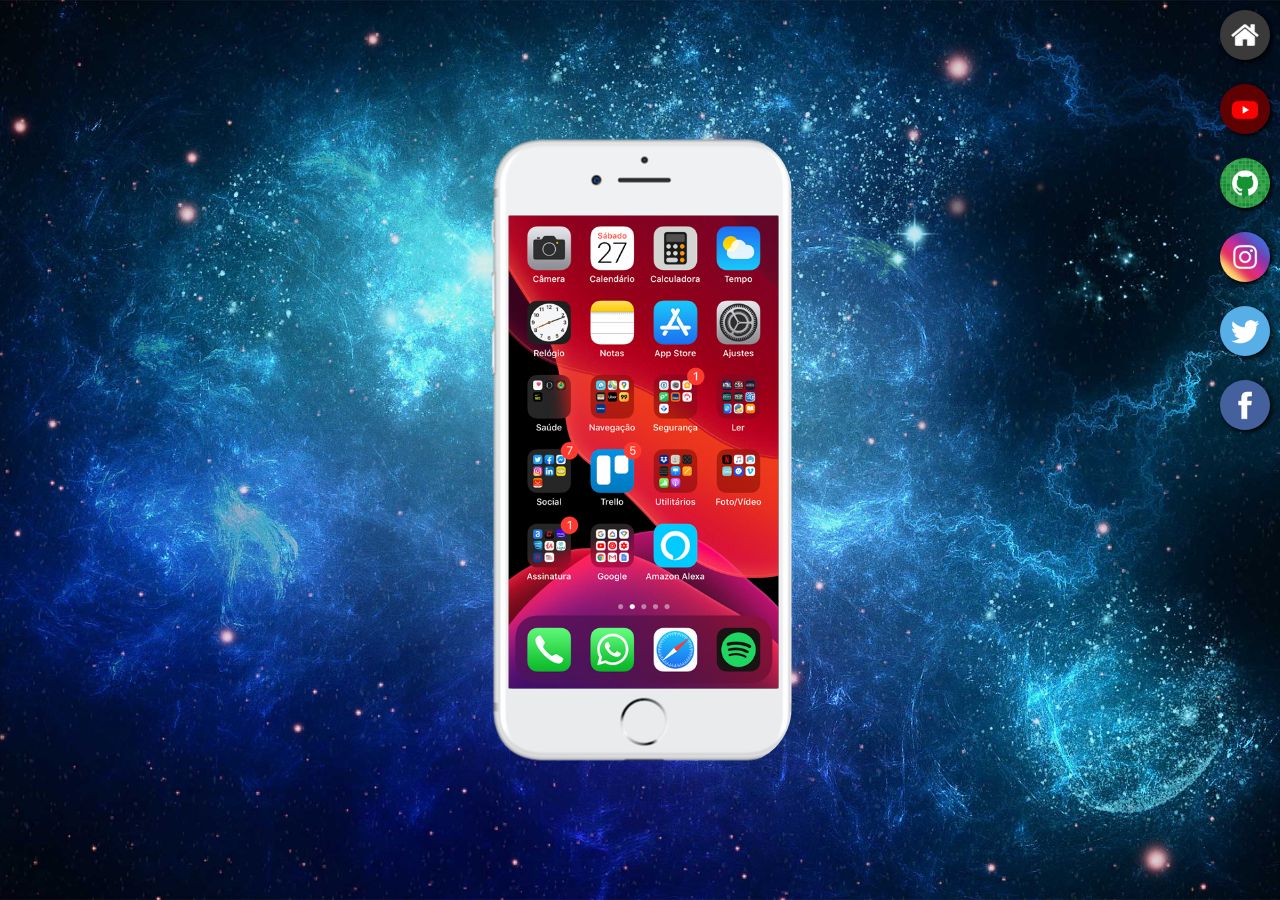
<file: index.html>
<!DOCTYPE html>
<html lang="pt-br">
<head>
    <meta charset="UTF-8">
    <meta http-equiv="X-UA-Compatible" content="IE=edge">
    <meta name="viewport" content="width=device-width, initial-scale=1.0">
    <title>Projeto Redes Sociais</title>
    <link rel="shortcut icon" href="favicon.ico" type="image/x-icon">
    <link rel="stylesheet" href="estilos/style.css">
</head>
<body>
    <main>
        <section id="telefone">
            <iframe src="home.html" frameborder="0" name="tela" id="tela">
                Seu navegador não é compatível com isso.
            </iframe>
        </section>
        <section id="redes-sociais">

            <!-- HOME -->
            <a href="home.html" target="tela"><img src="imagens/logo-home.jpg" alt="home"></a><br>

            <!-- YOUTUBE -->
            <a href="youtube.html" target="tela"><img src="imagens/logo-youtube.jpg" alt="youtube"></a><br>

            <!-- GITHUB -->
            <a href="github.html" target="tela"><img src="imagens/logo-github.jpg" alt="github"></a><br>

            <!-- INSTAGRAM -->
            <a href="instagram.html" target="tela"><img src="imagens/logo-instagram.jpg" alt="instagram"></a><br>

            <!-- TWITTER -->
            <a href="twitter.html" target="tela"><img src="imagens/logo-twitter.jpg" alt="twitter"></a><br>

            <!-- FACEBOOK -->
            <a href="facebook.html" target="tela"><img src="imagens/logo-facebook.jpg" alt="facebook"></a><br>
            
        </section>
    </main>
</body>
</html>
</file>
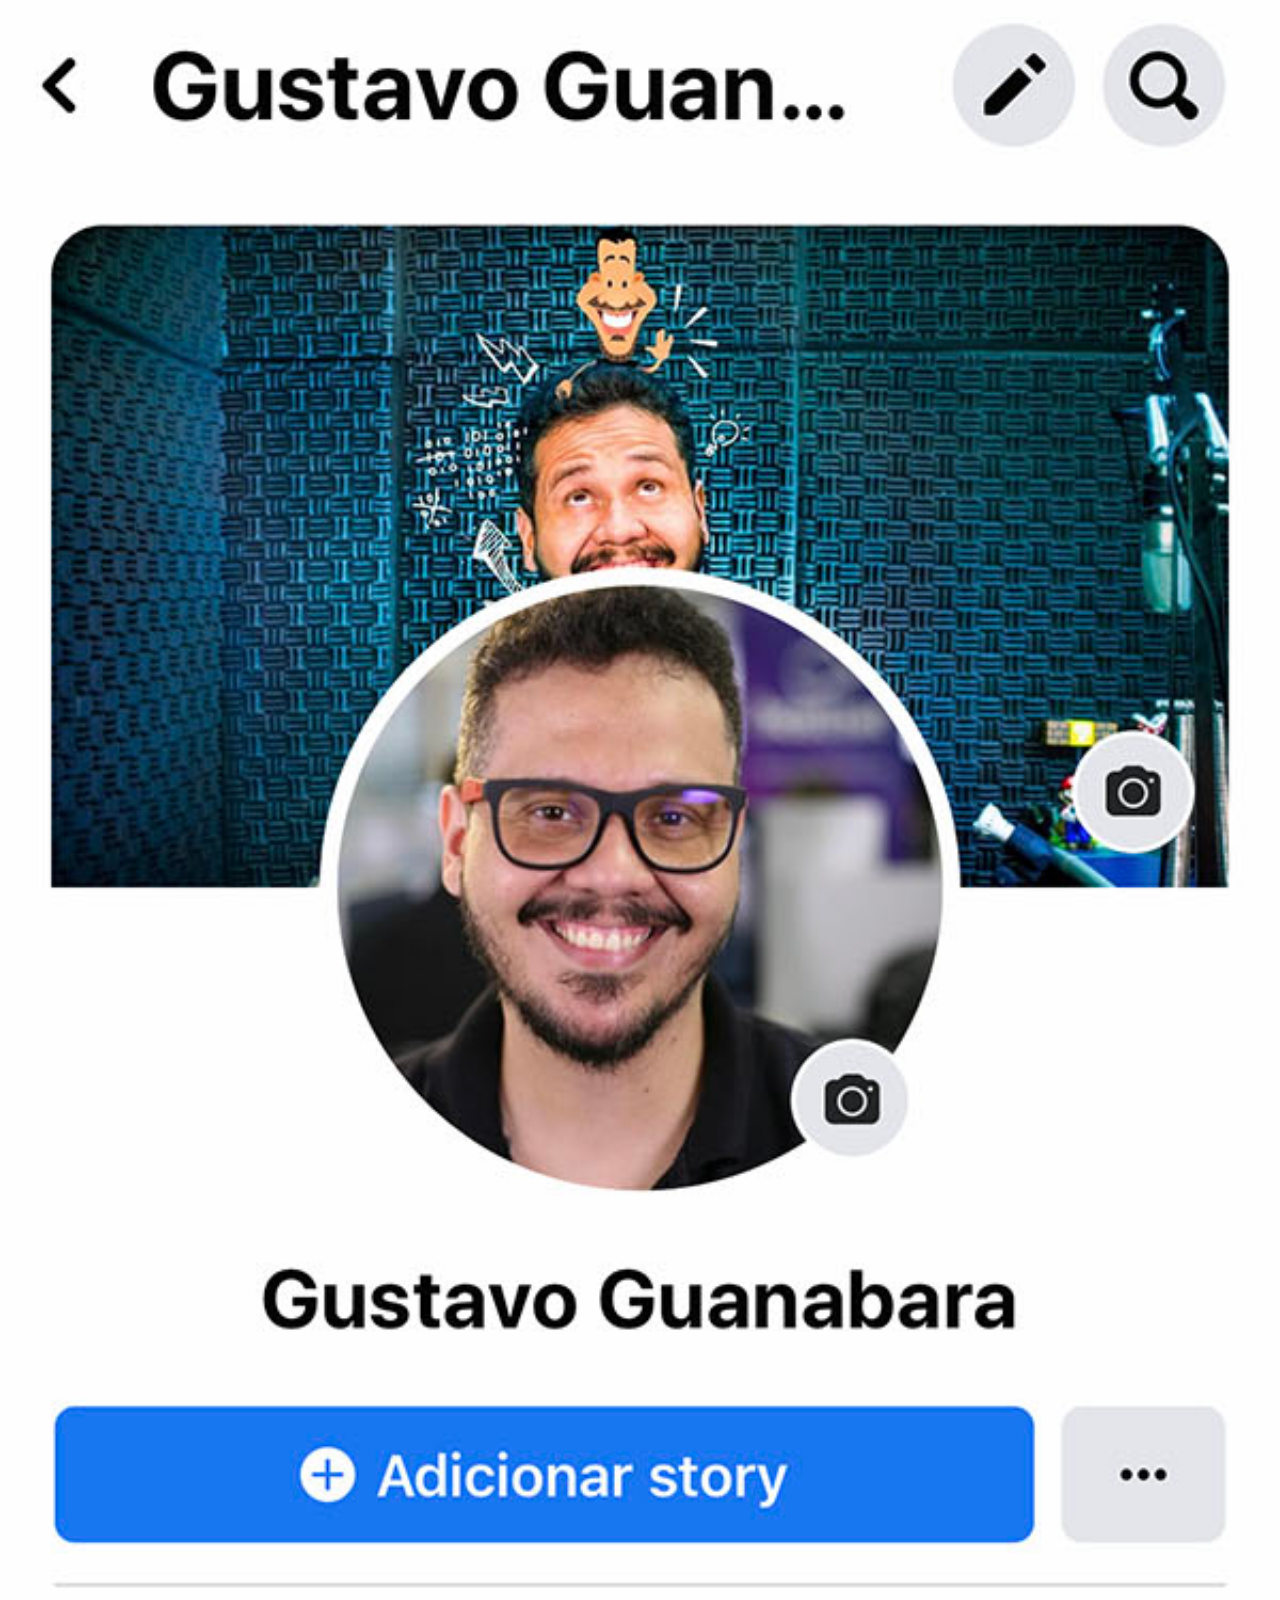
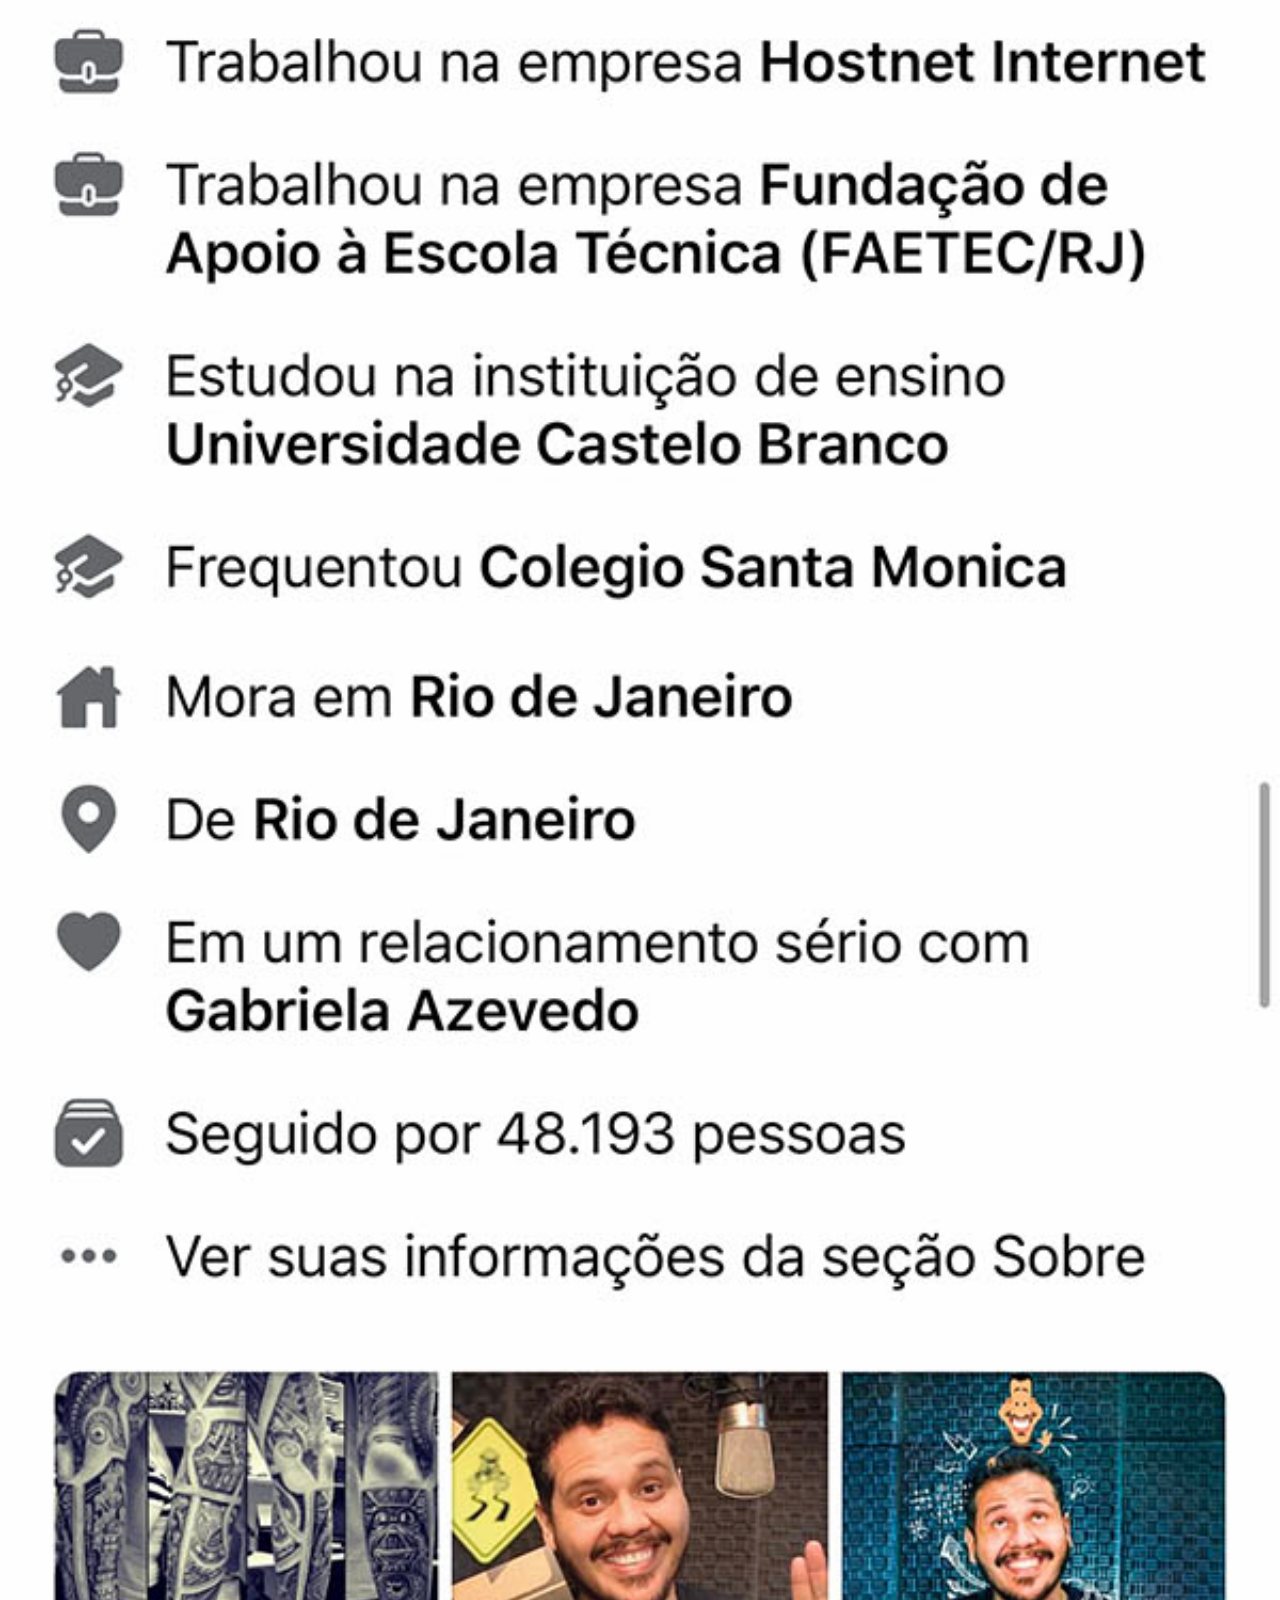
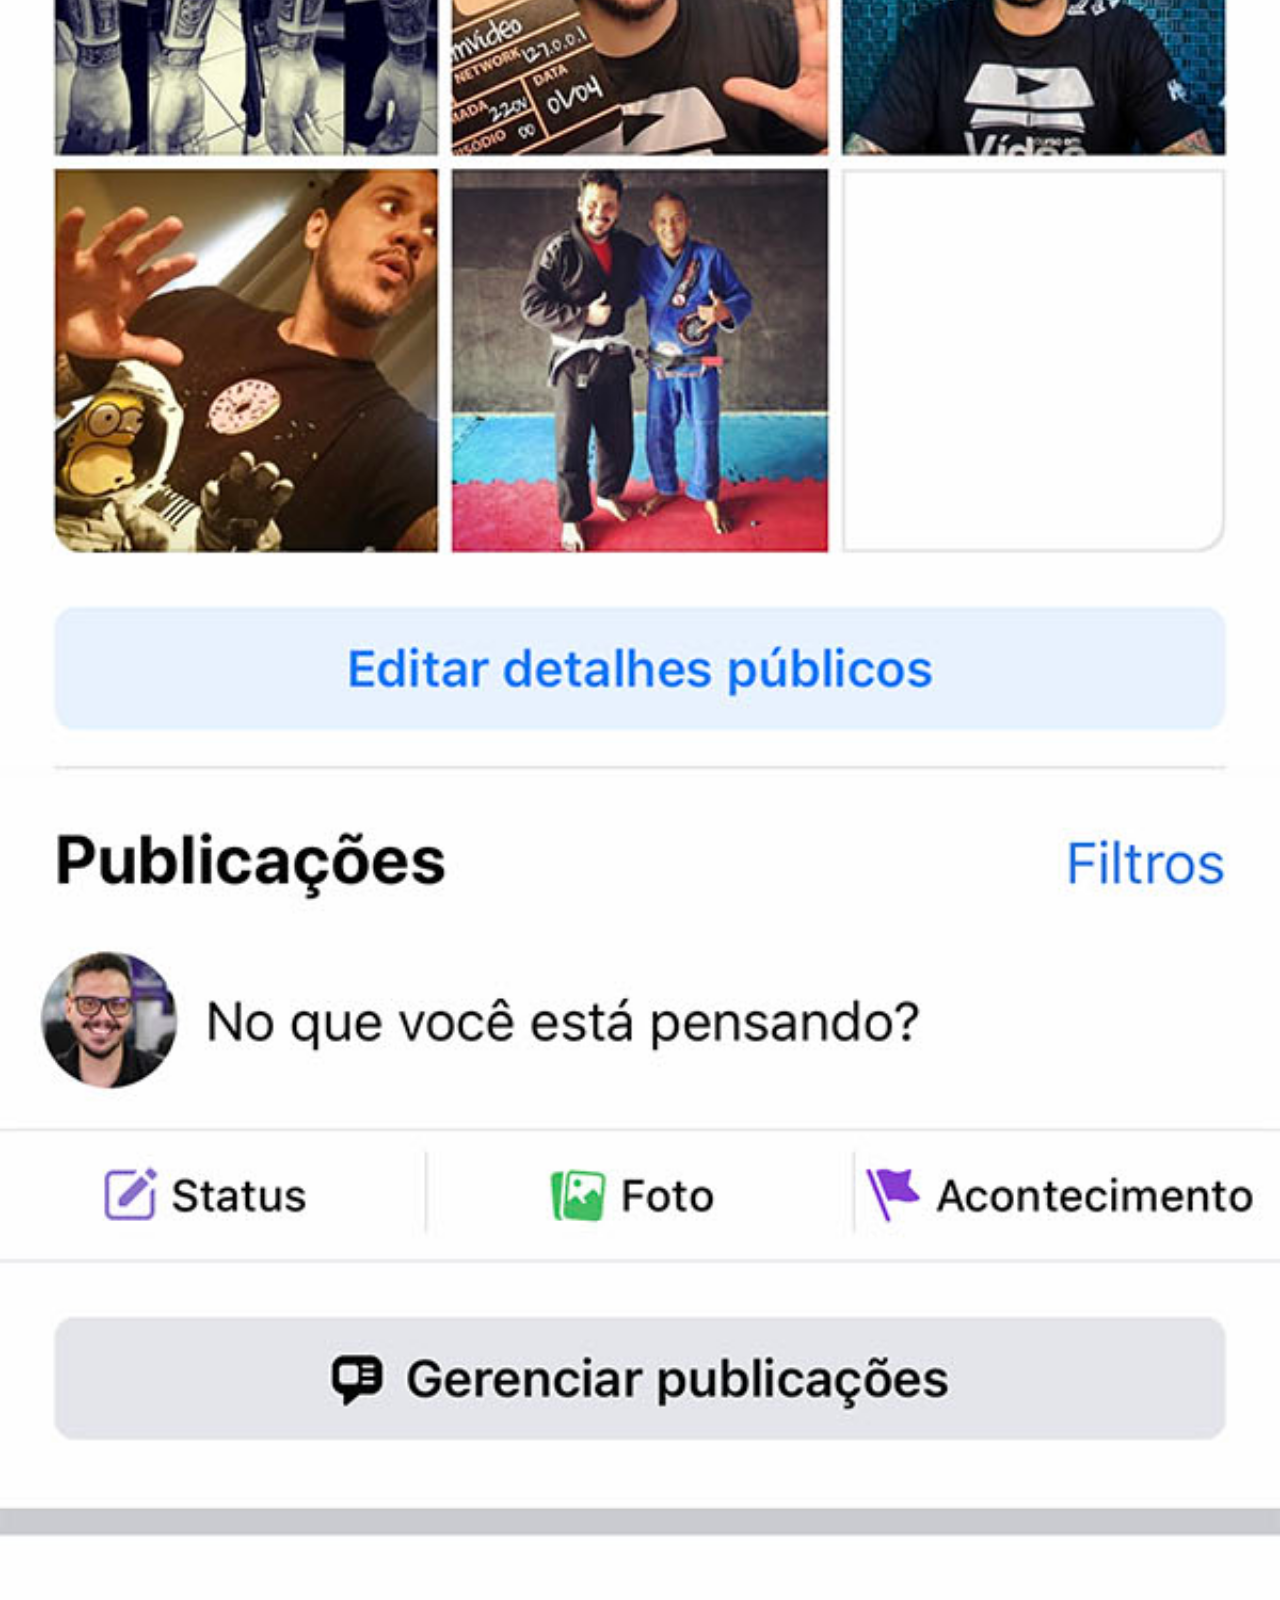
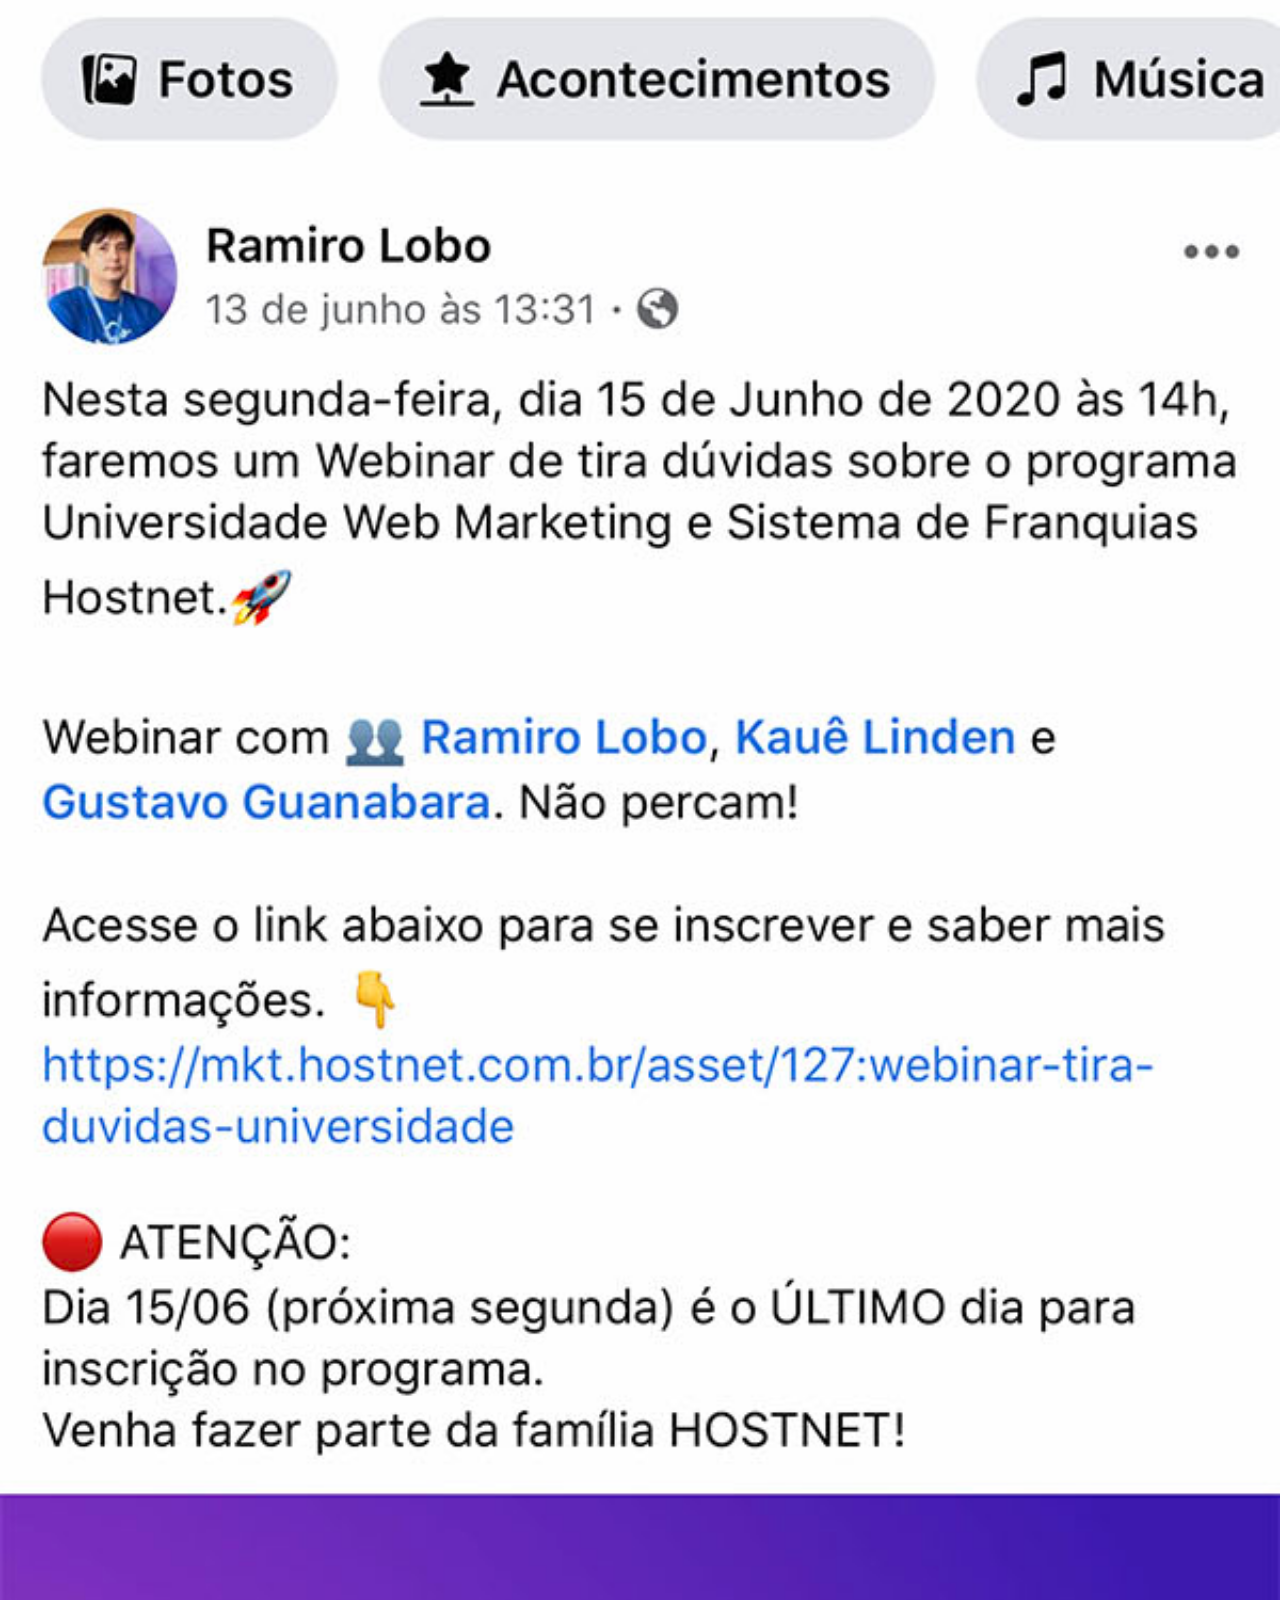
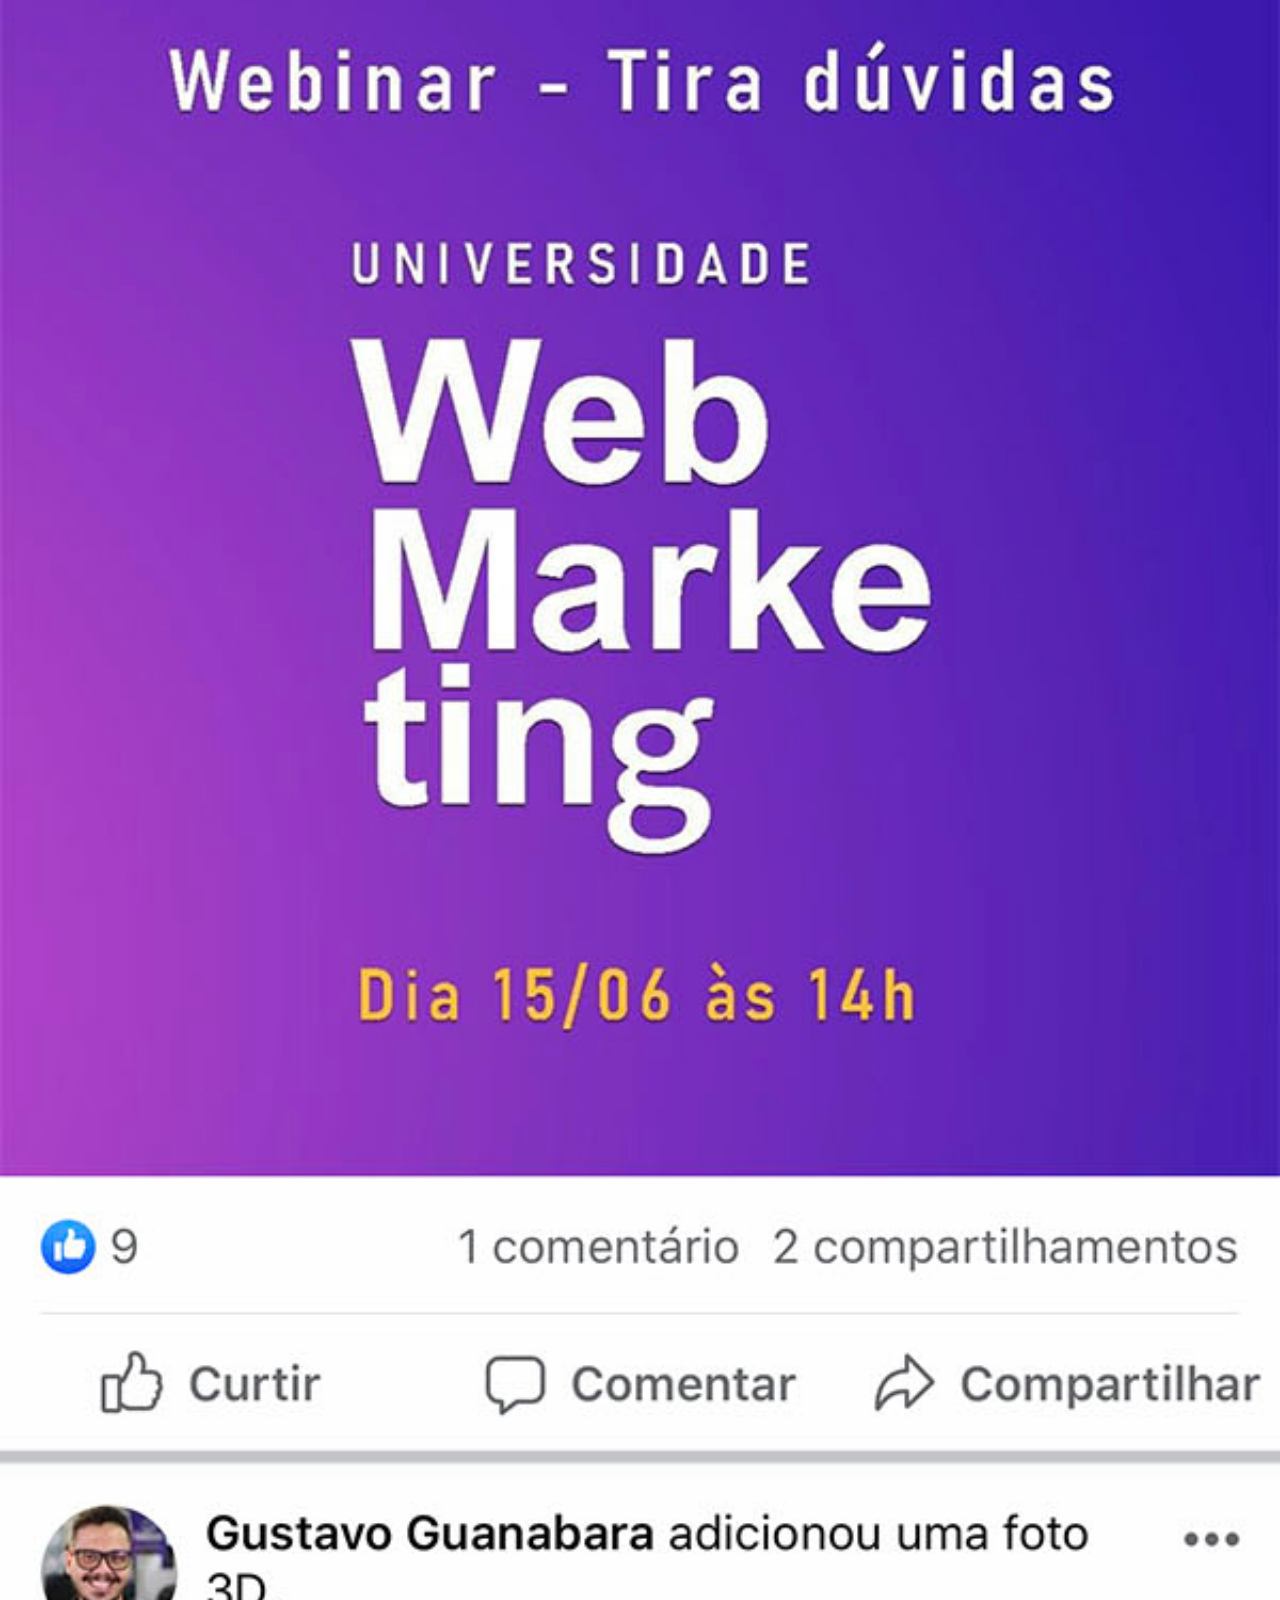
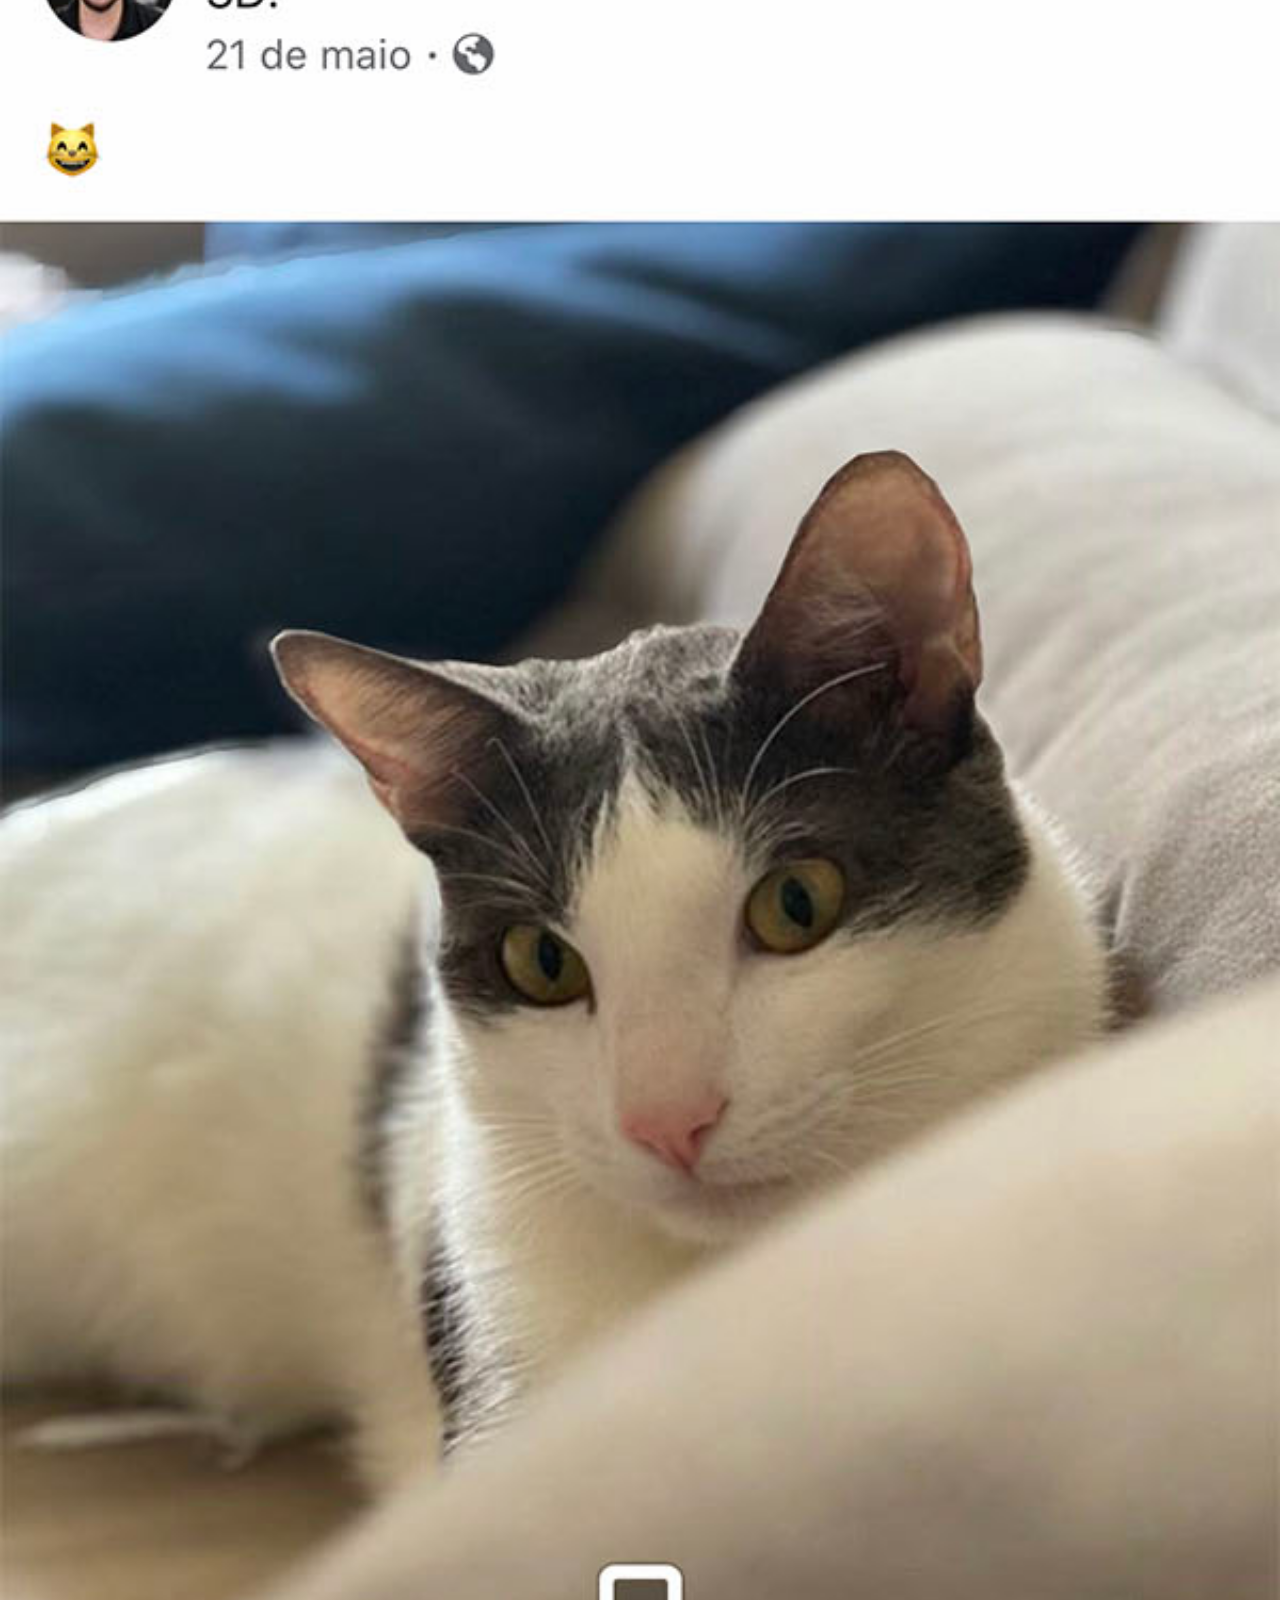
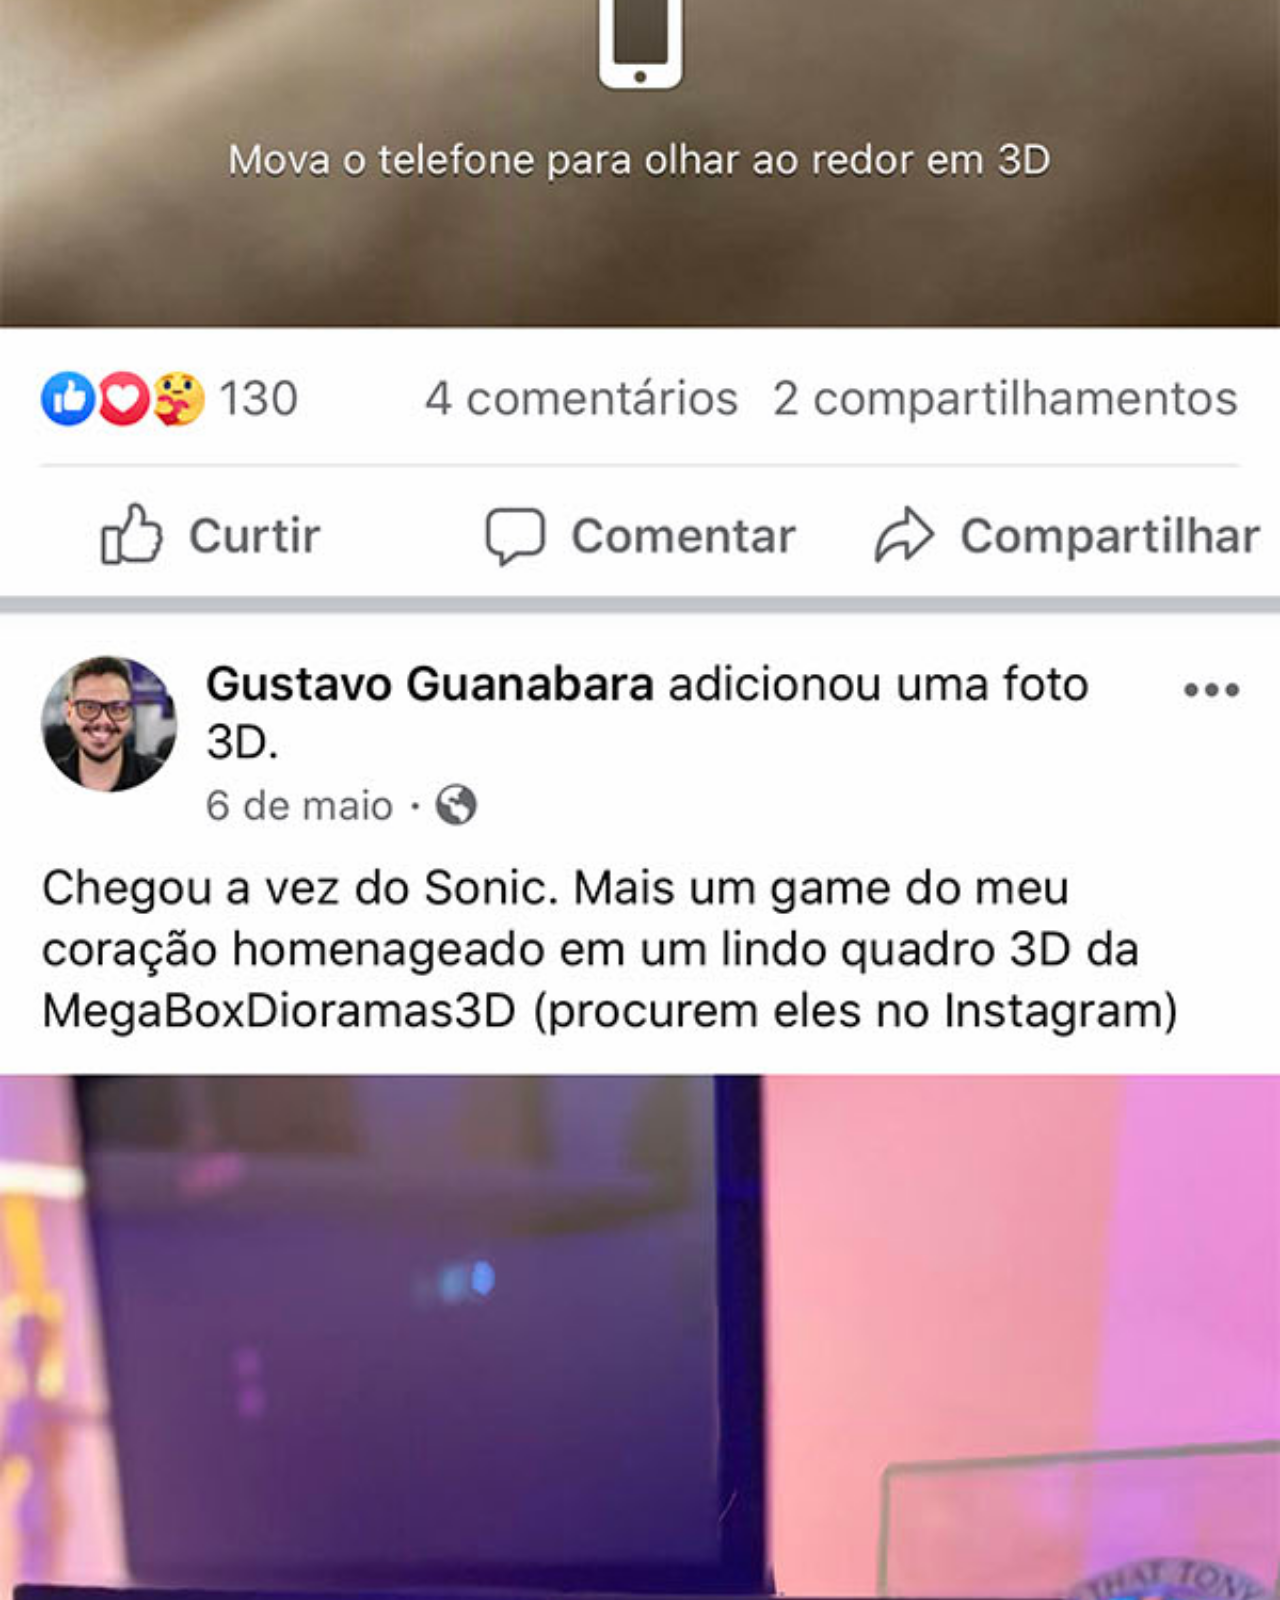
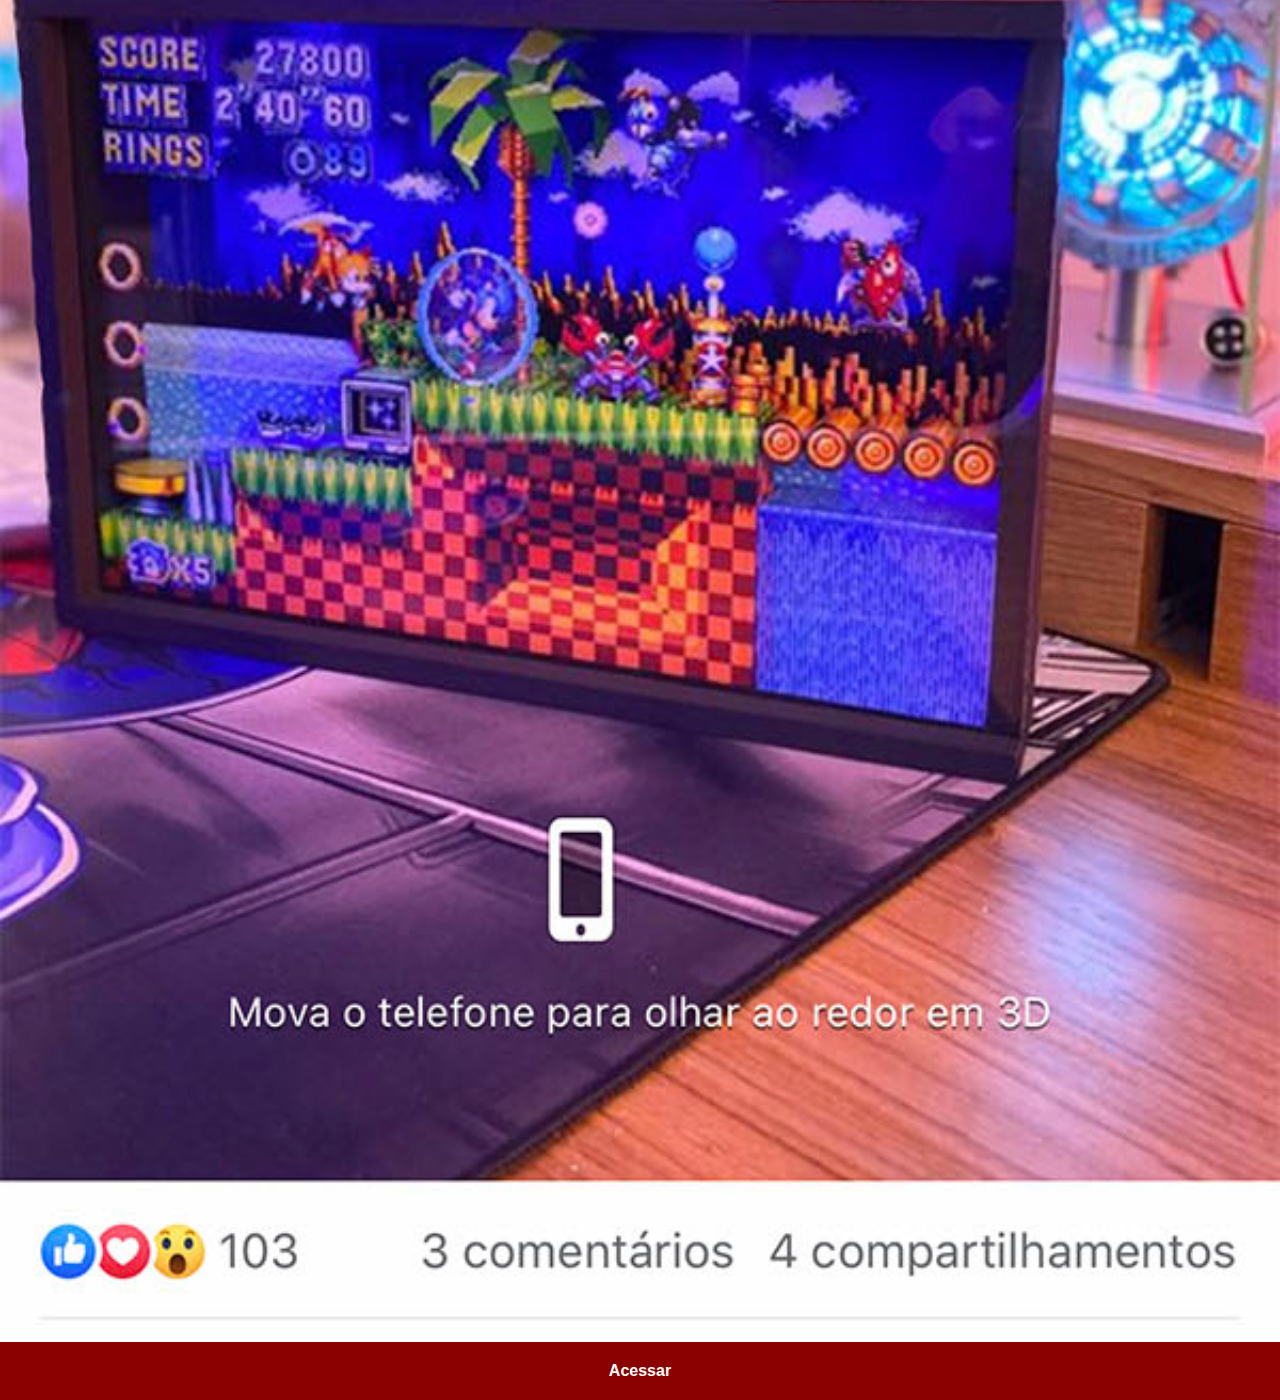
<file: facebook.html>
<!DOCTYPE html>
<html lang="pt-br">
<head>
    <meta charset="UTF-8">
    <meta http-equiv="X-UA-Compatible" content="IE=edge">
    <meta name="viewport" content="width=device-width, initial-scale=1.0">
    <title>Facebook</title>
    <link rel="stylesheet" href="estilos/social.css">
</head>
<body>
    <img src="imagens/tela-facebook.jpg" alt="facebook">
    <a href="#">Acessar</a>
</body>
</html>
</file>
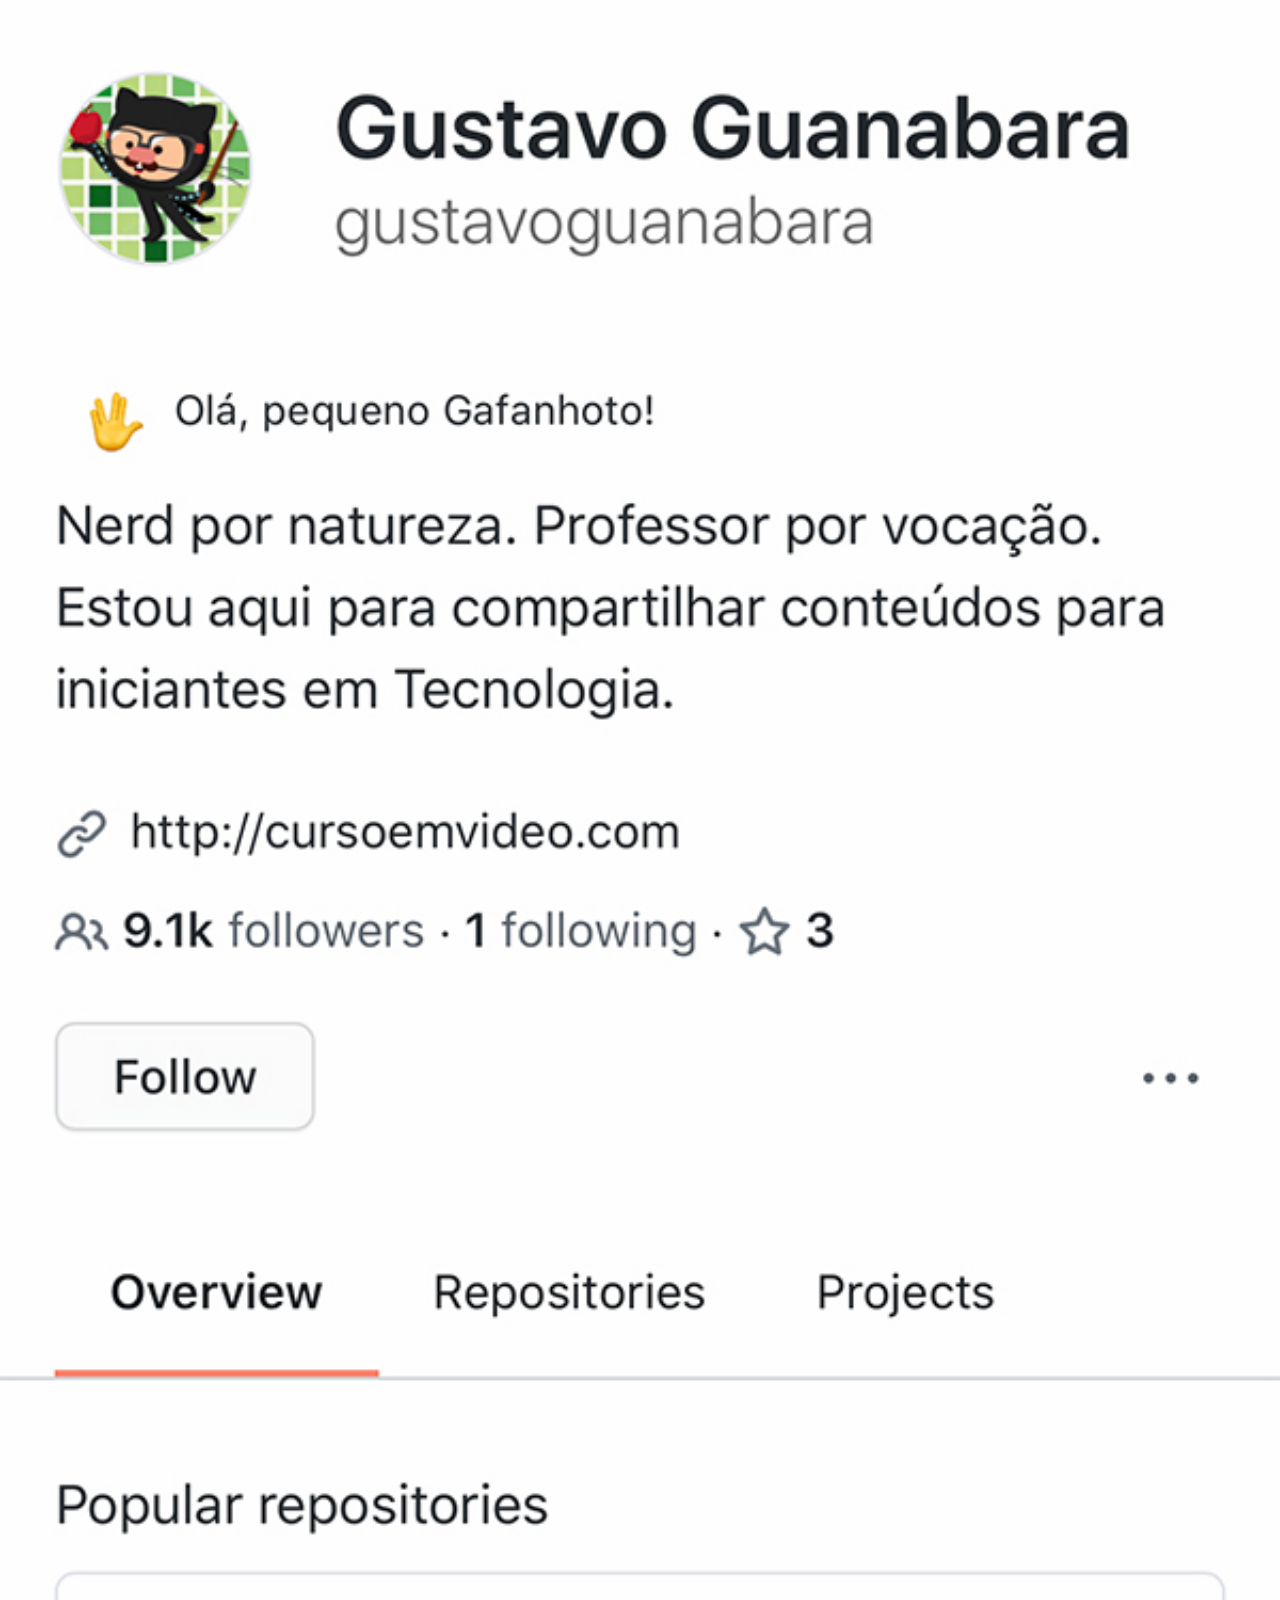
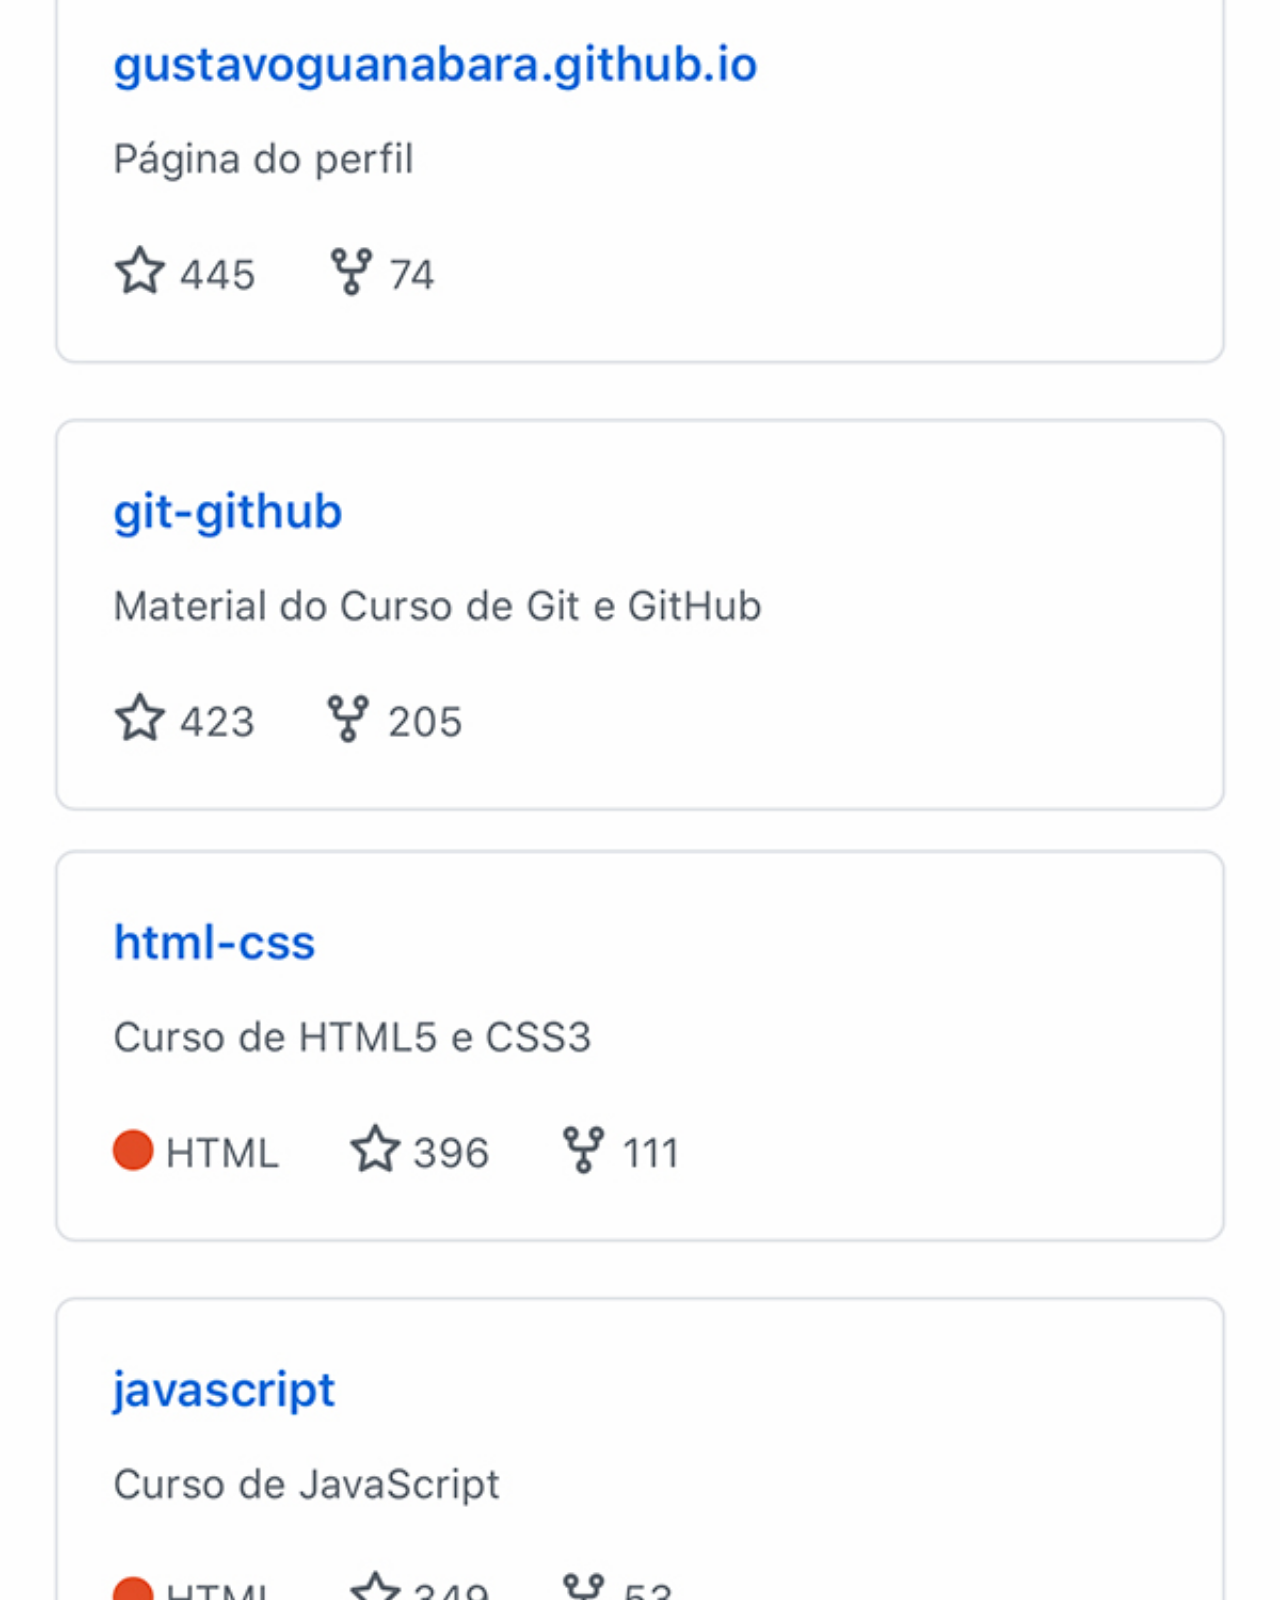
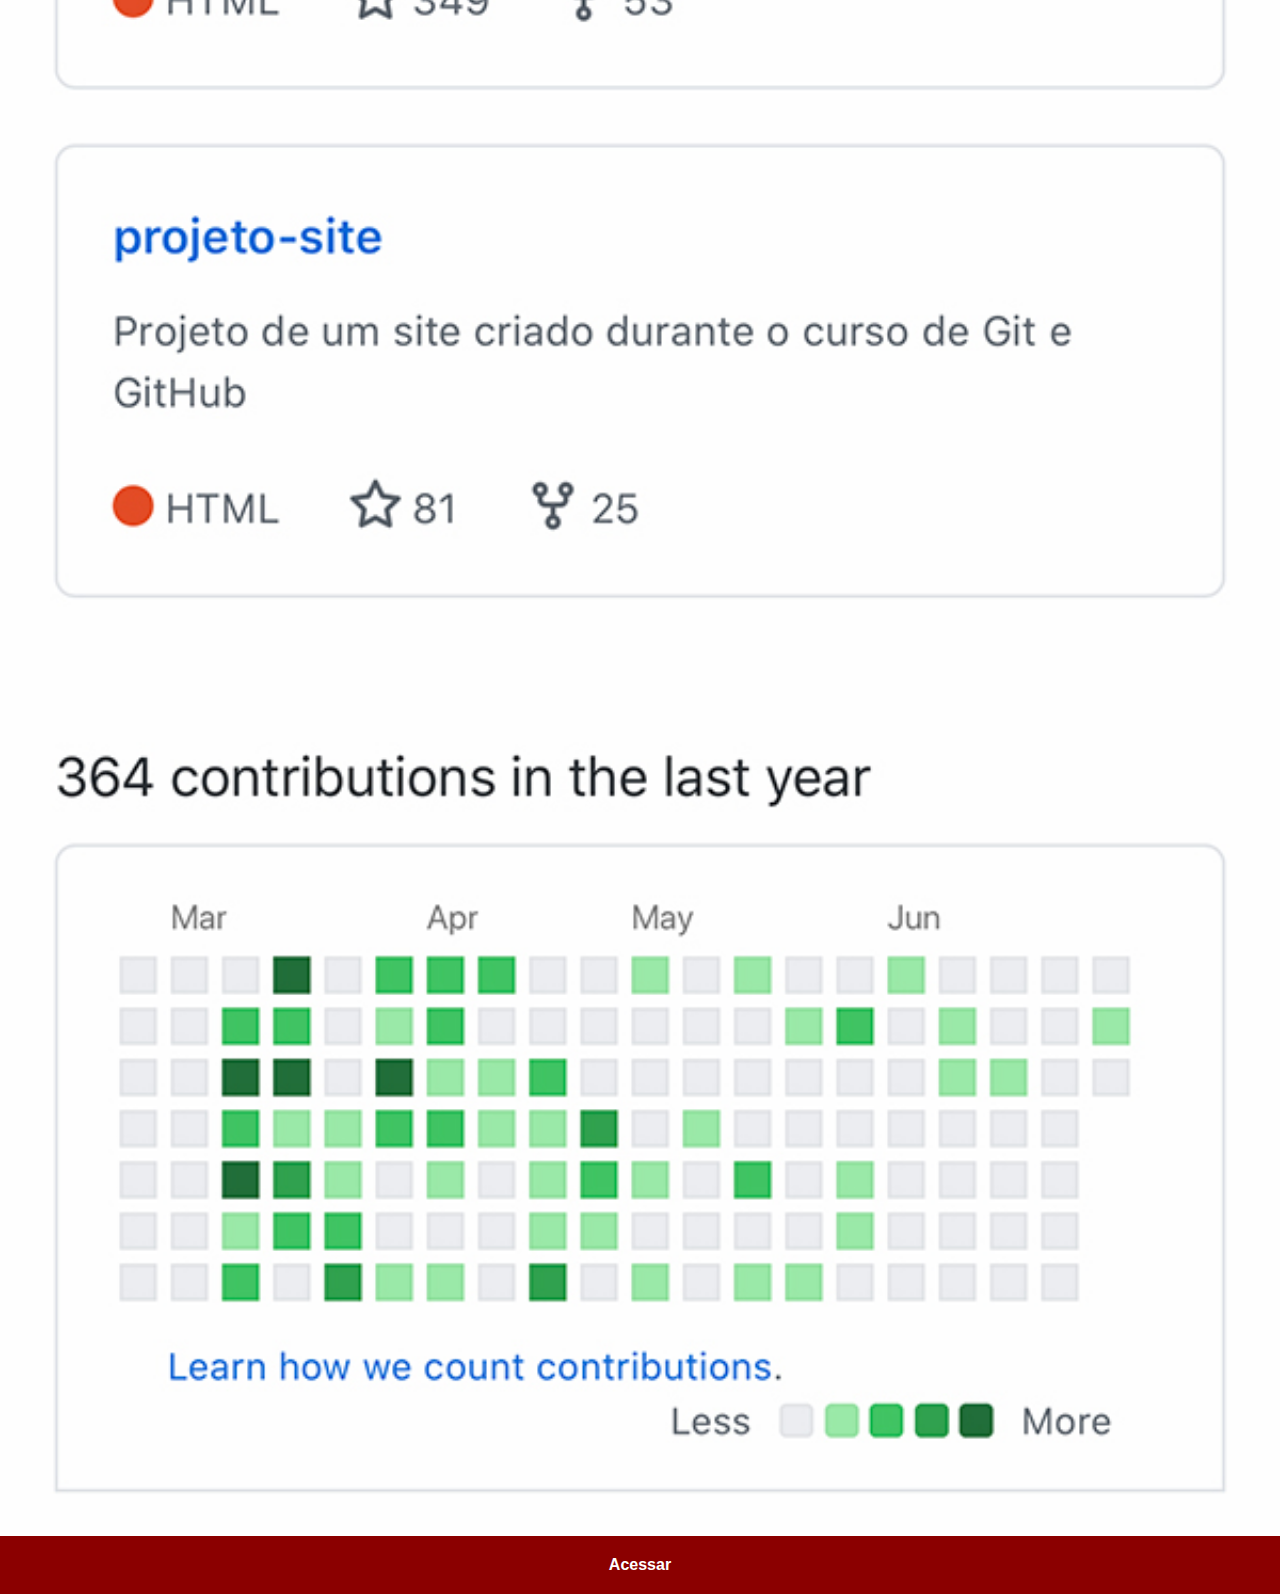
<file: github.html>
<!DOCTYPE html>
<html lang="pt-br">
<head>
    <meta charset="UTF-8">
    <meta http-equiv="X-UA-Compatible" content="IE=edge">
    <meta name="viewport" content="width=device-width, initial-scale=1.0">
    <title>GitHub</title>
    <link rel="stylesheet" href="estilos/social.css">
</head>
<body>
    <img src="imagens/tela-github.jpg" alt="github">
    <a href="#">Acessar</a>
</body>
</html>
</file>
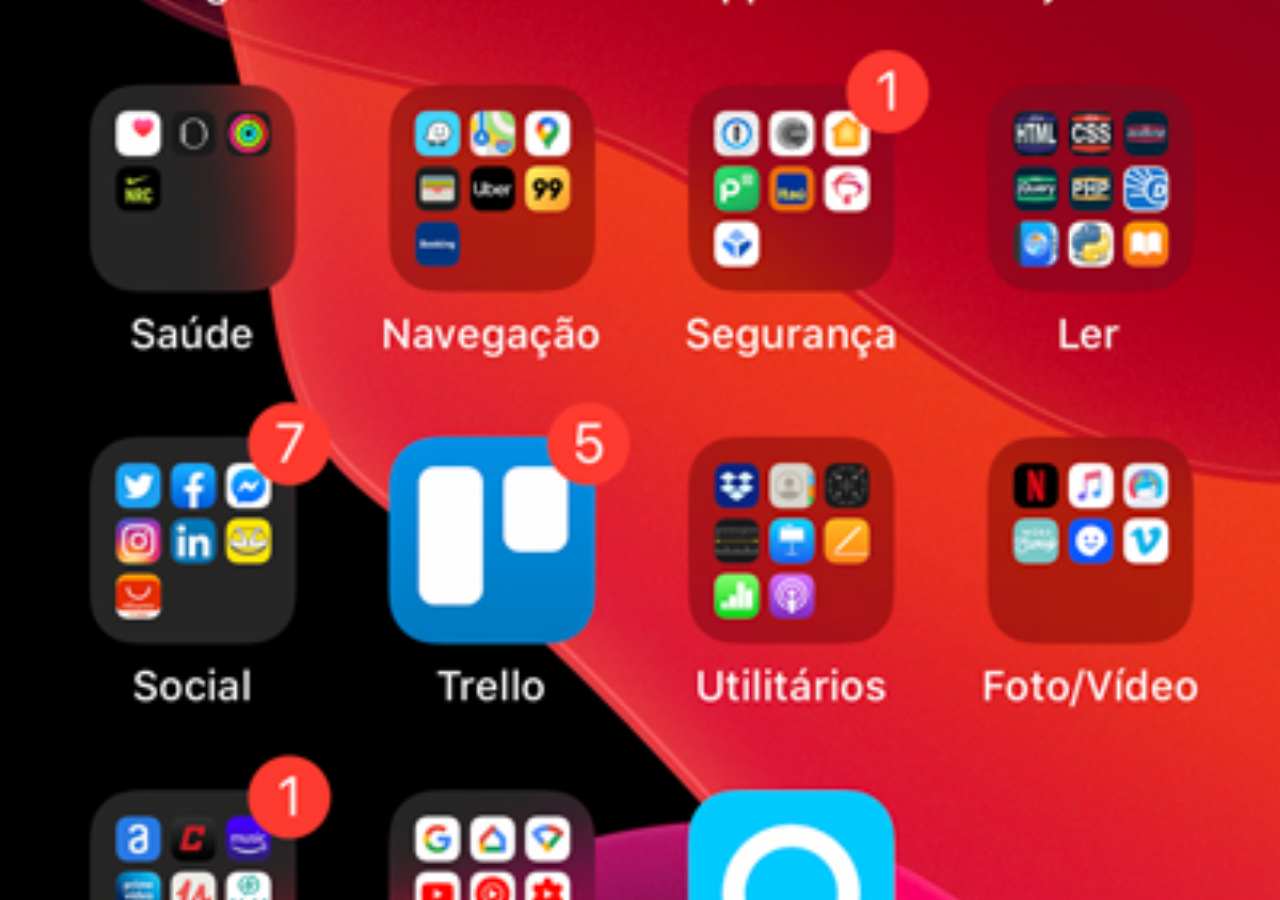
<file: home.html>
<!DOCTYPE html>
<html lang="pt-br">
<head>
    <meta charset="UTF-8">
    <meta http-equiv="X-UA-Compatible" content="IE=edge">
    <meta name="viewport" content="width=device-width, initial-scale=1.0">
    <title>Home</title>
    <style>
        * {
            margin: 0px;
            padding: 0px;
        }
    
        body {
            height: 100vh;
            width: 100vw;
            background: black url('imagens/tela-home.jpg') no-repeat center center;
            background-size: cover;
        }
    </style>
</head>
<body>
    
</body>
</html>
</file>
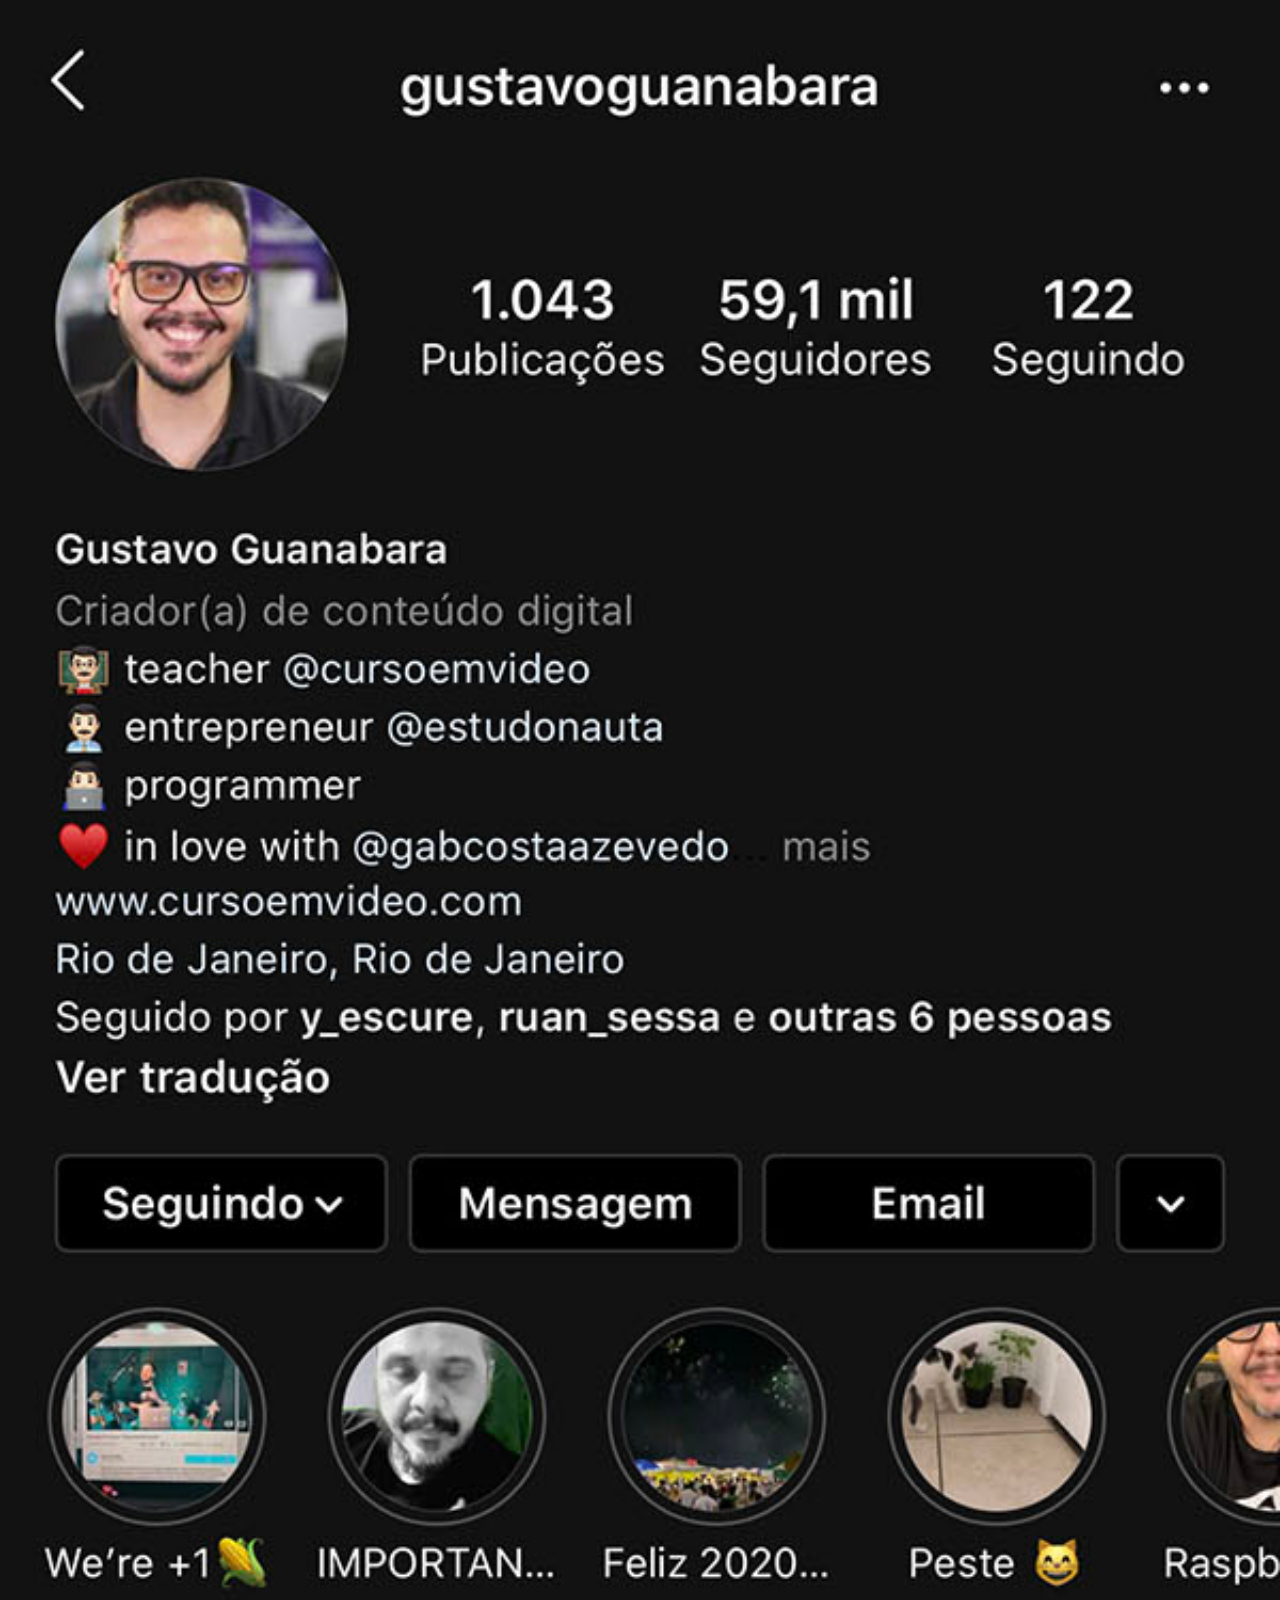
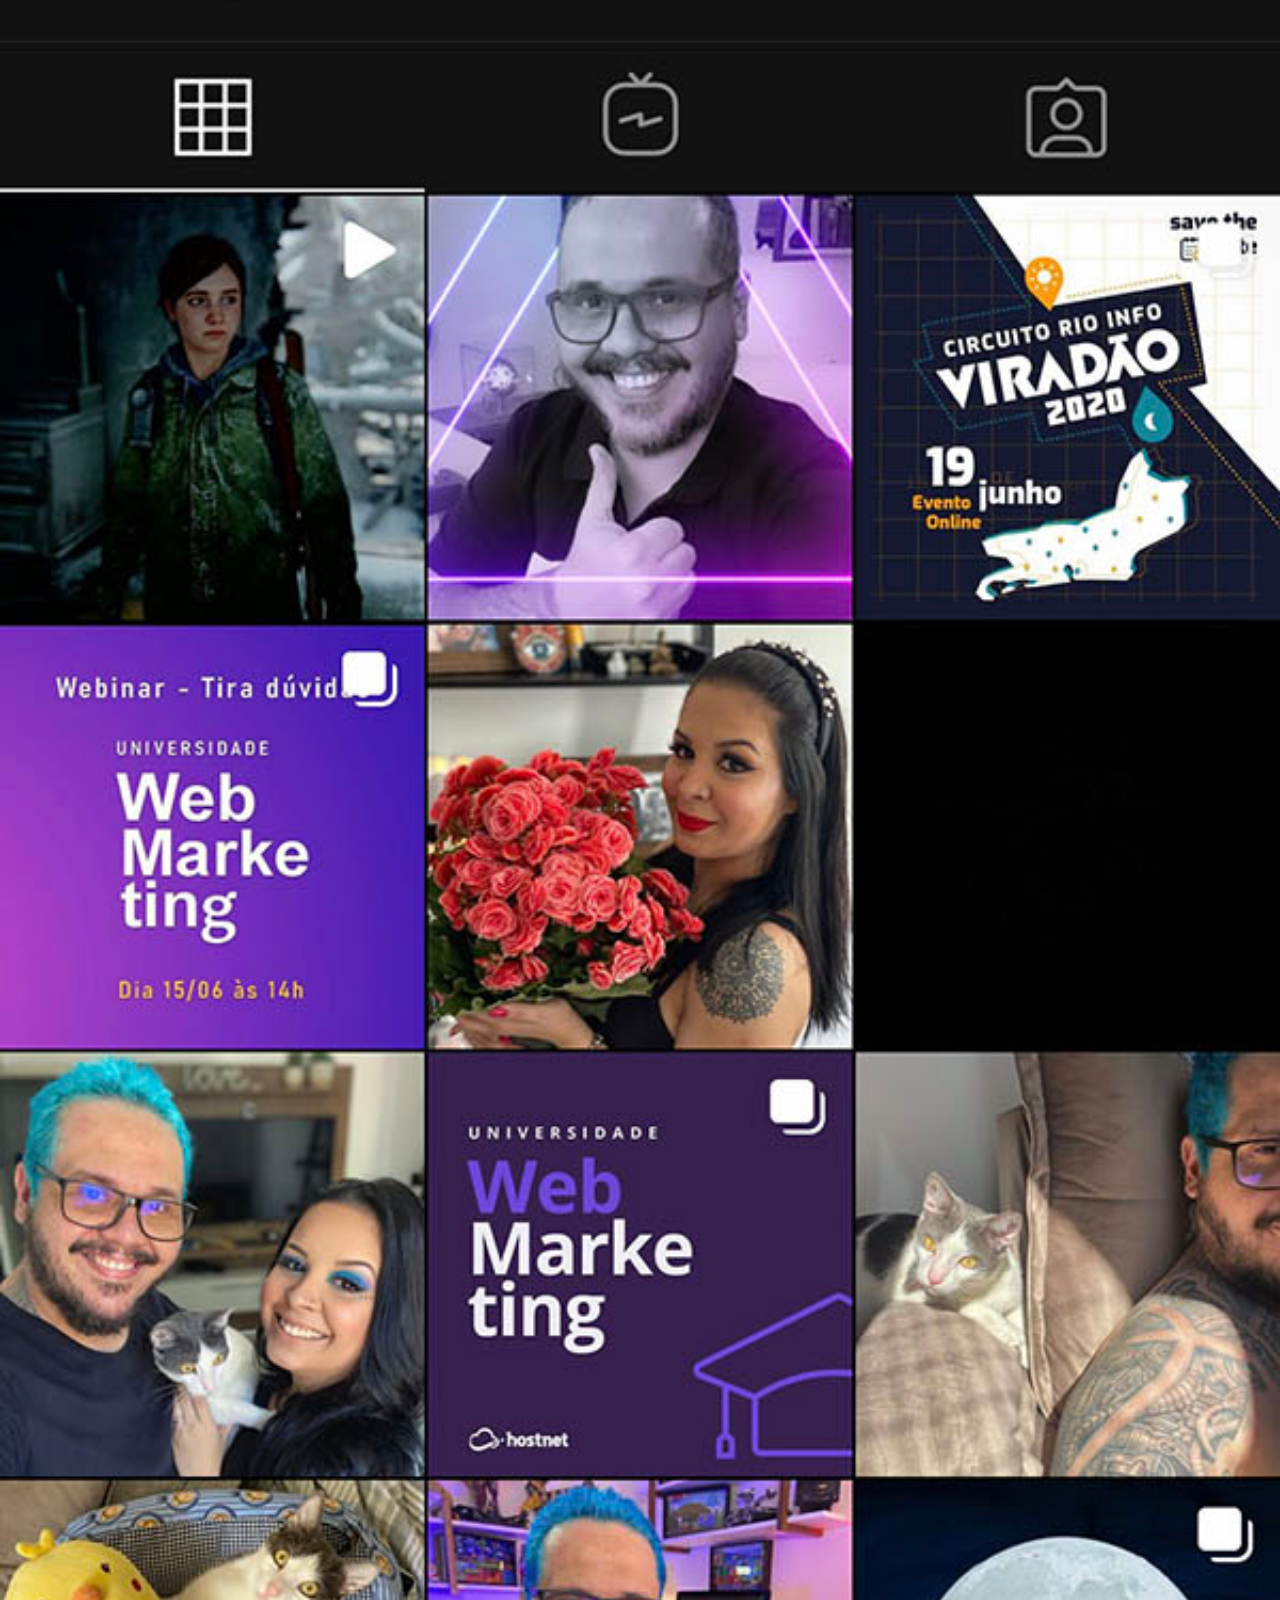
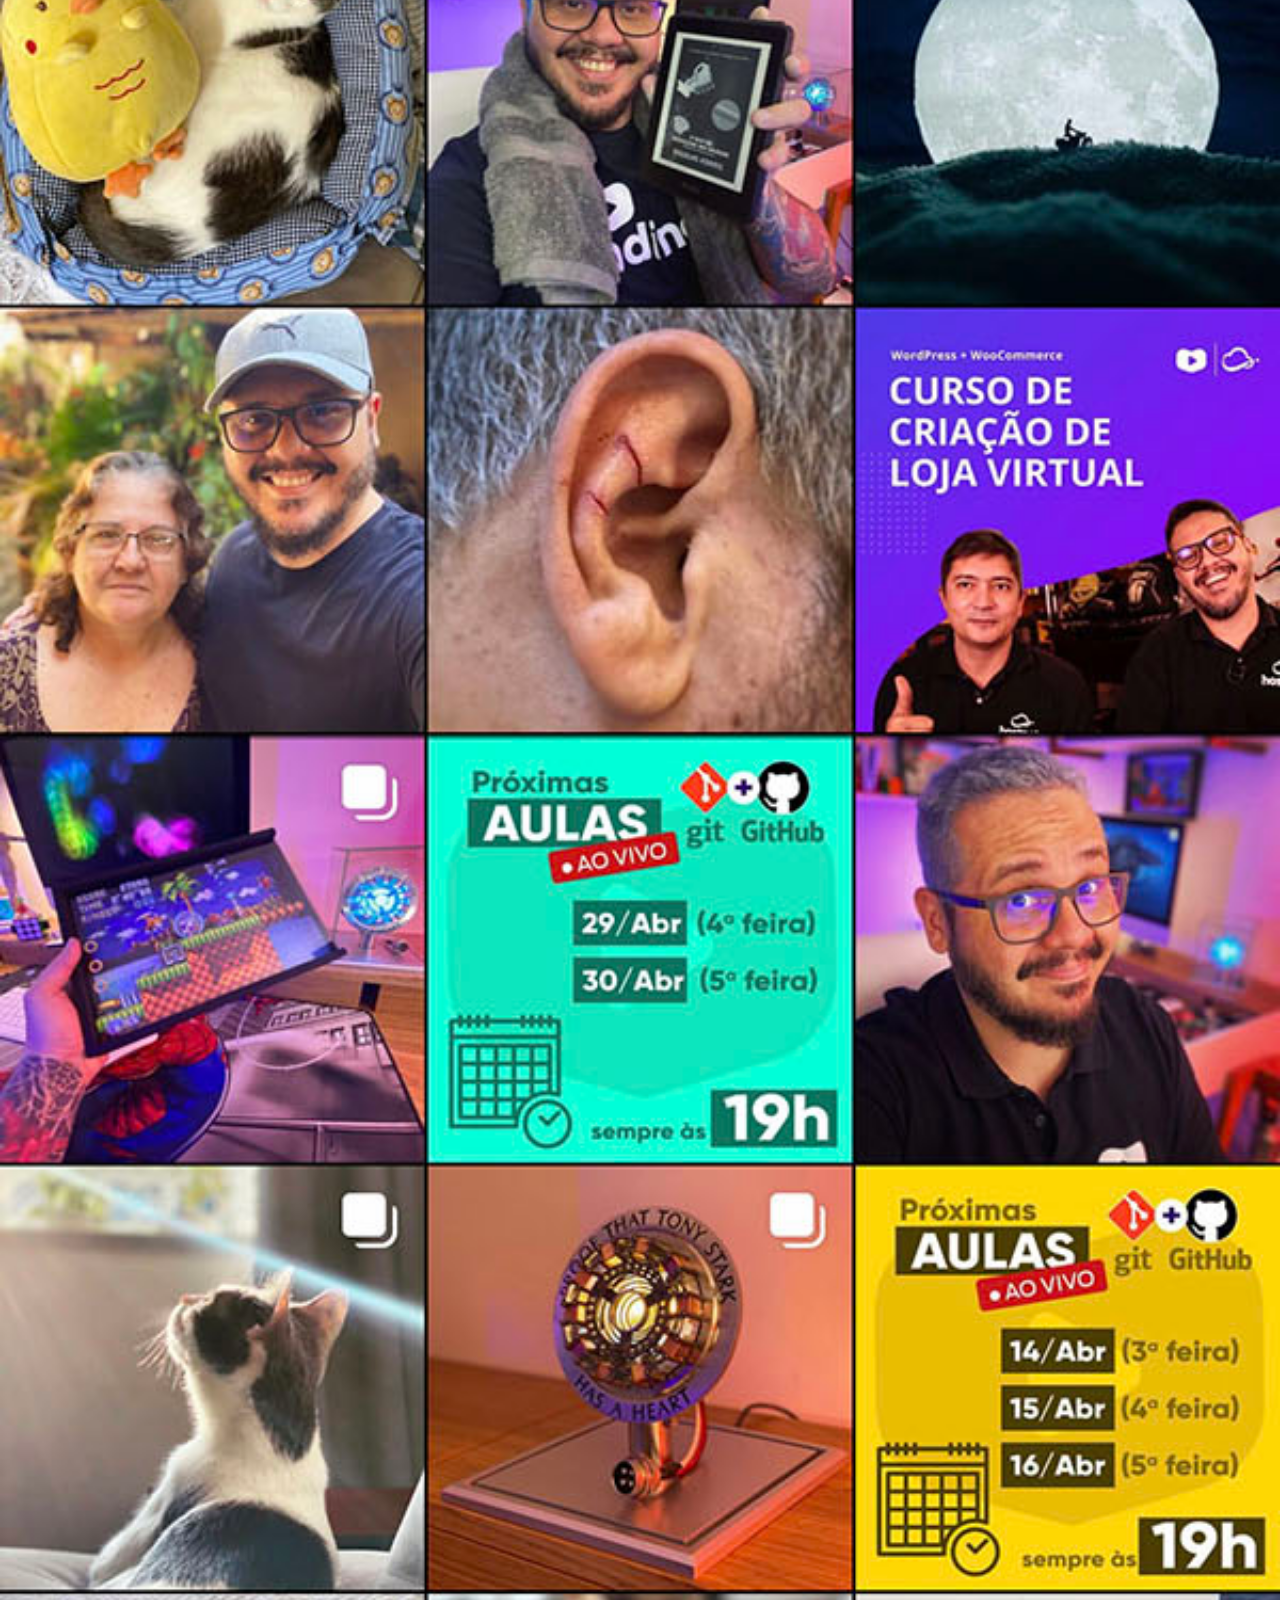
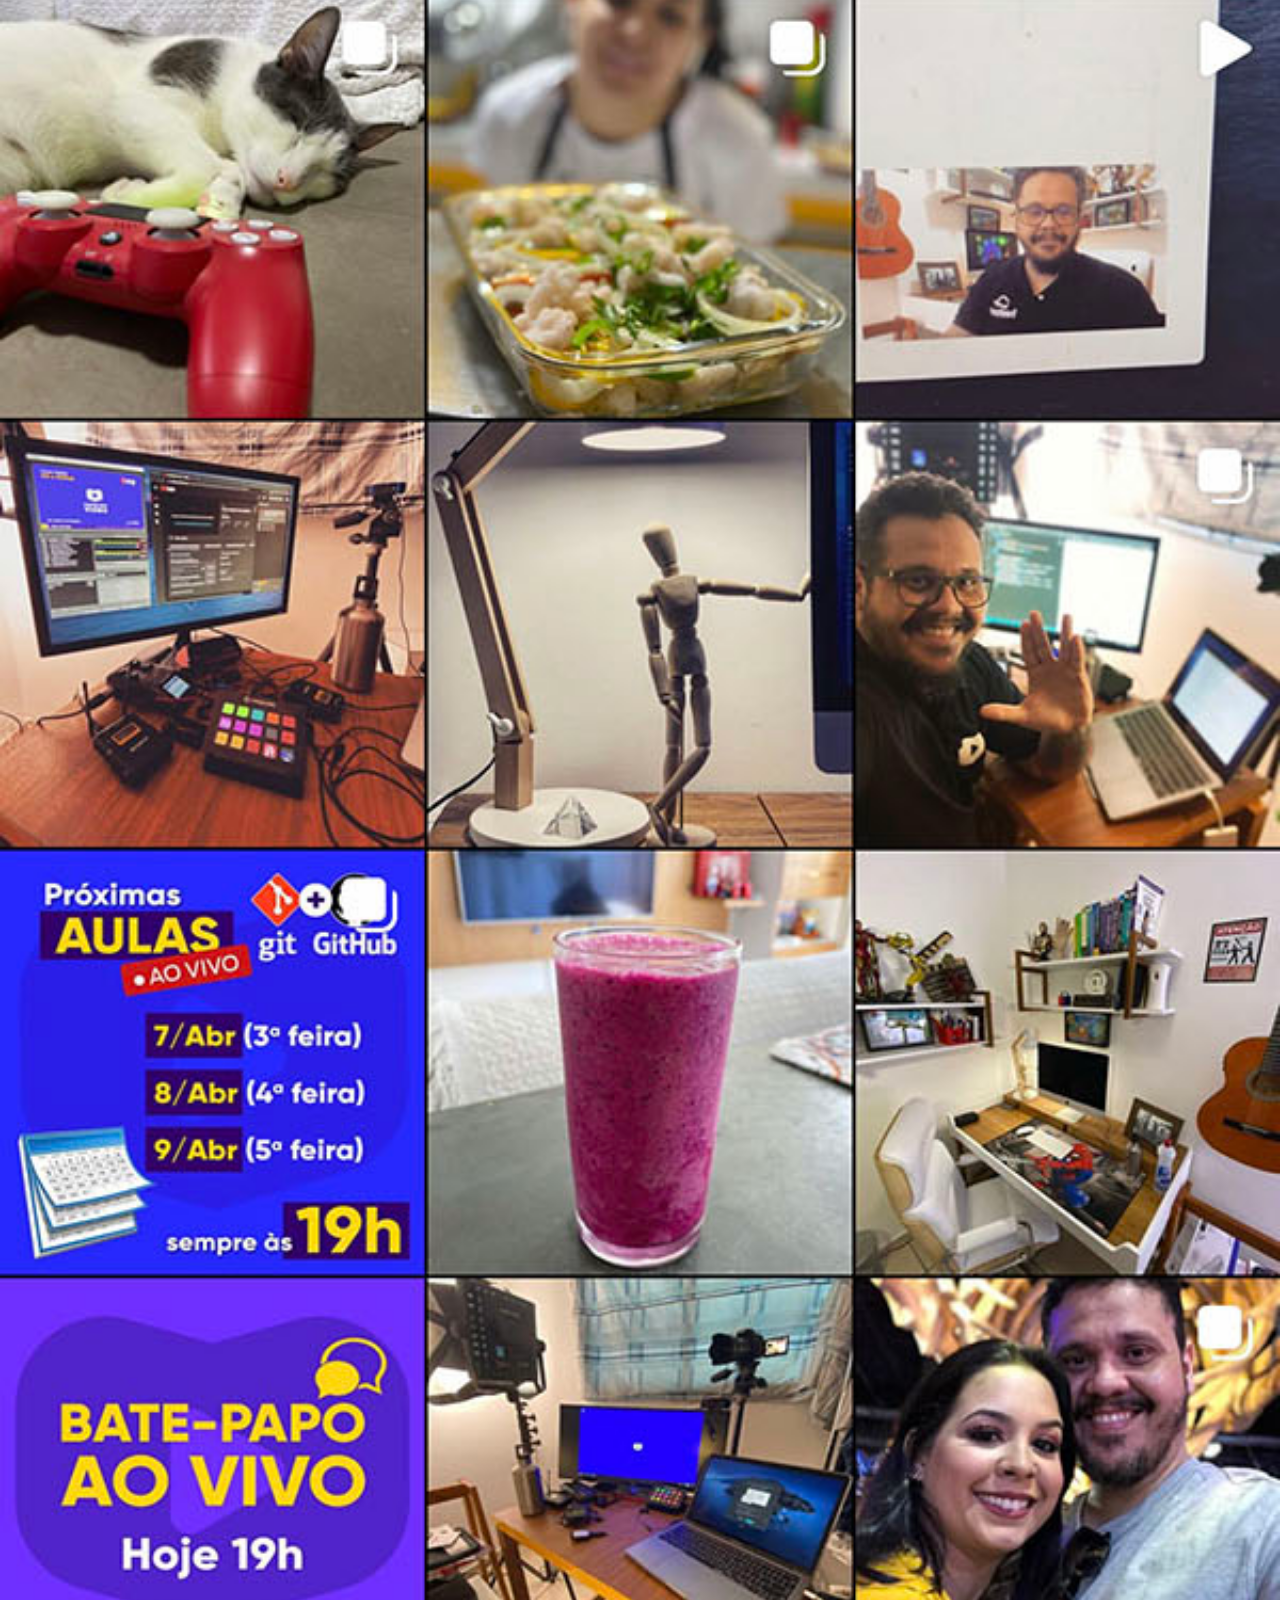
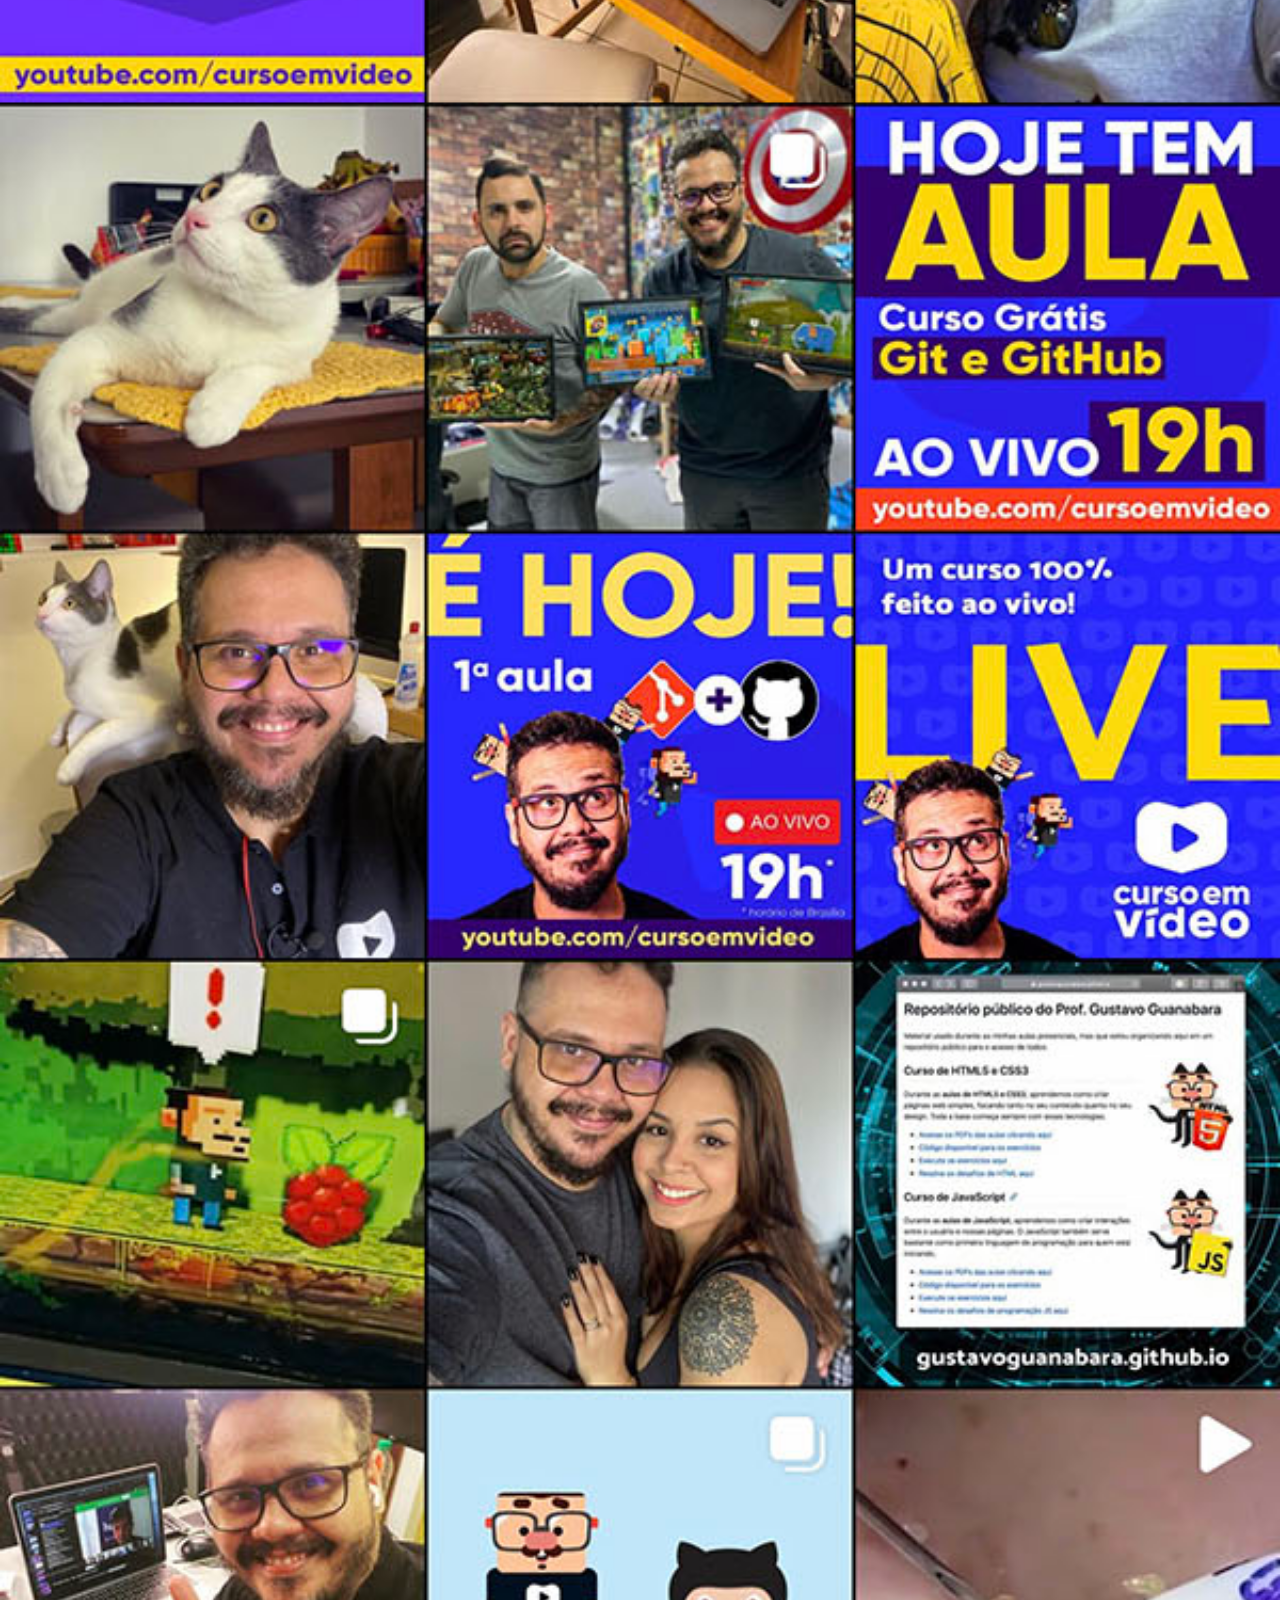
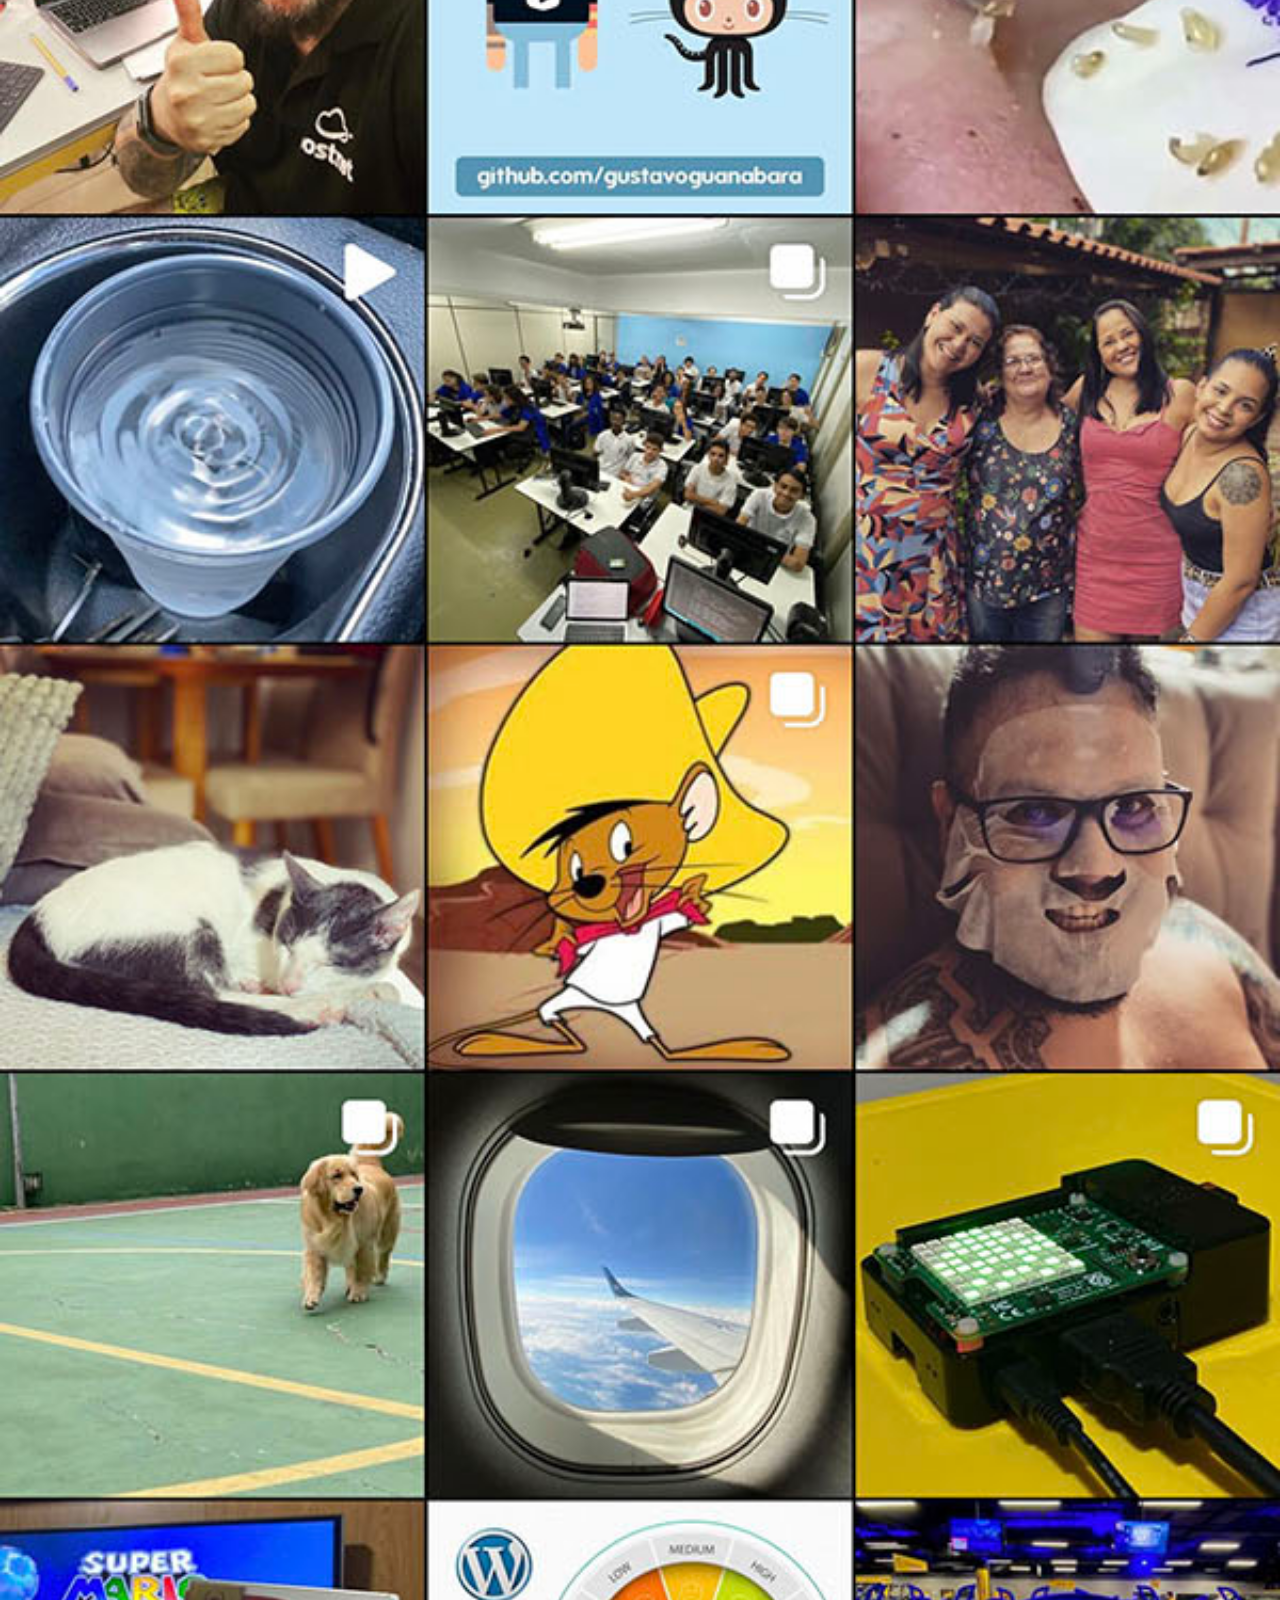
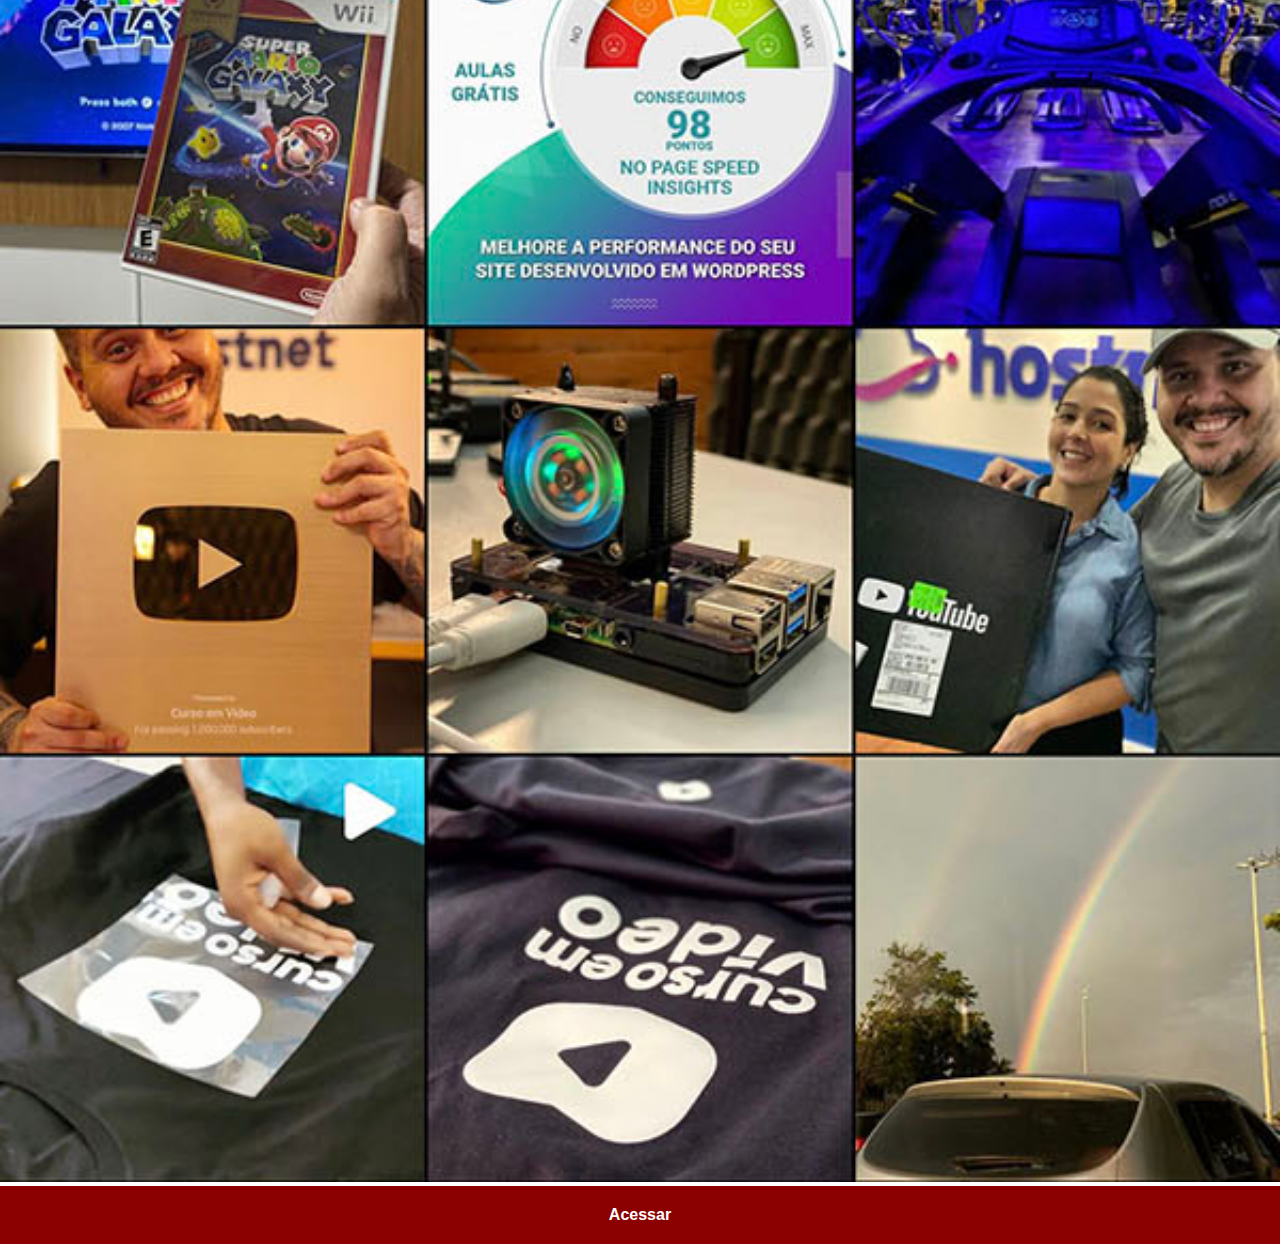
<file: instagram.html>
<!DOCTYPE html>
<html lang="pt-br">
<head>
    <meta charset="UTF-8">
    <meta http-equiv="X-UA-Compatible" content="IE=edge">
    <meta name="viewport" content="width=device-width, initial-scale=1.0">
    <title>Instagram</title>
    <link rel="stylesheet" href="estilos/social.css">
</head>
<body>
    <img src="imagens/tela-instagram.jpg" alt="instagram">
    <a href="#">Acessar</a>
</body>
</html>
</file>
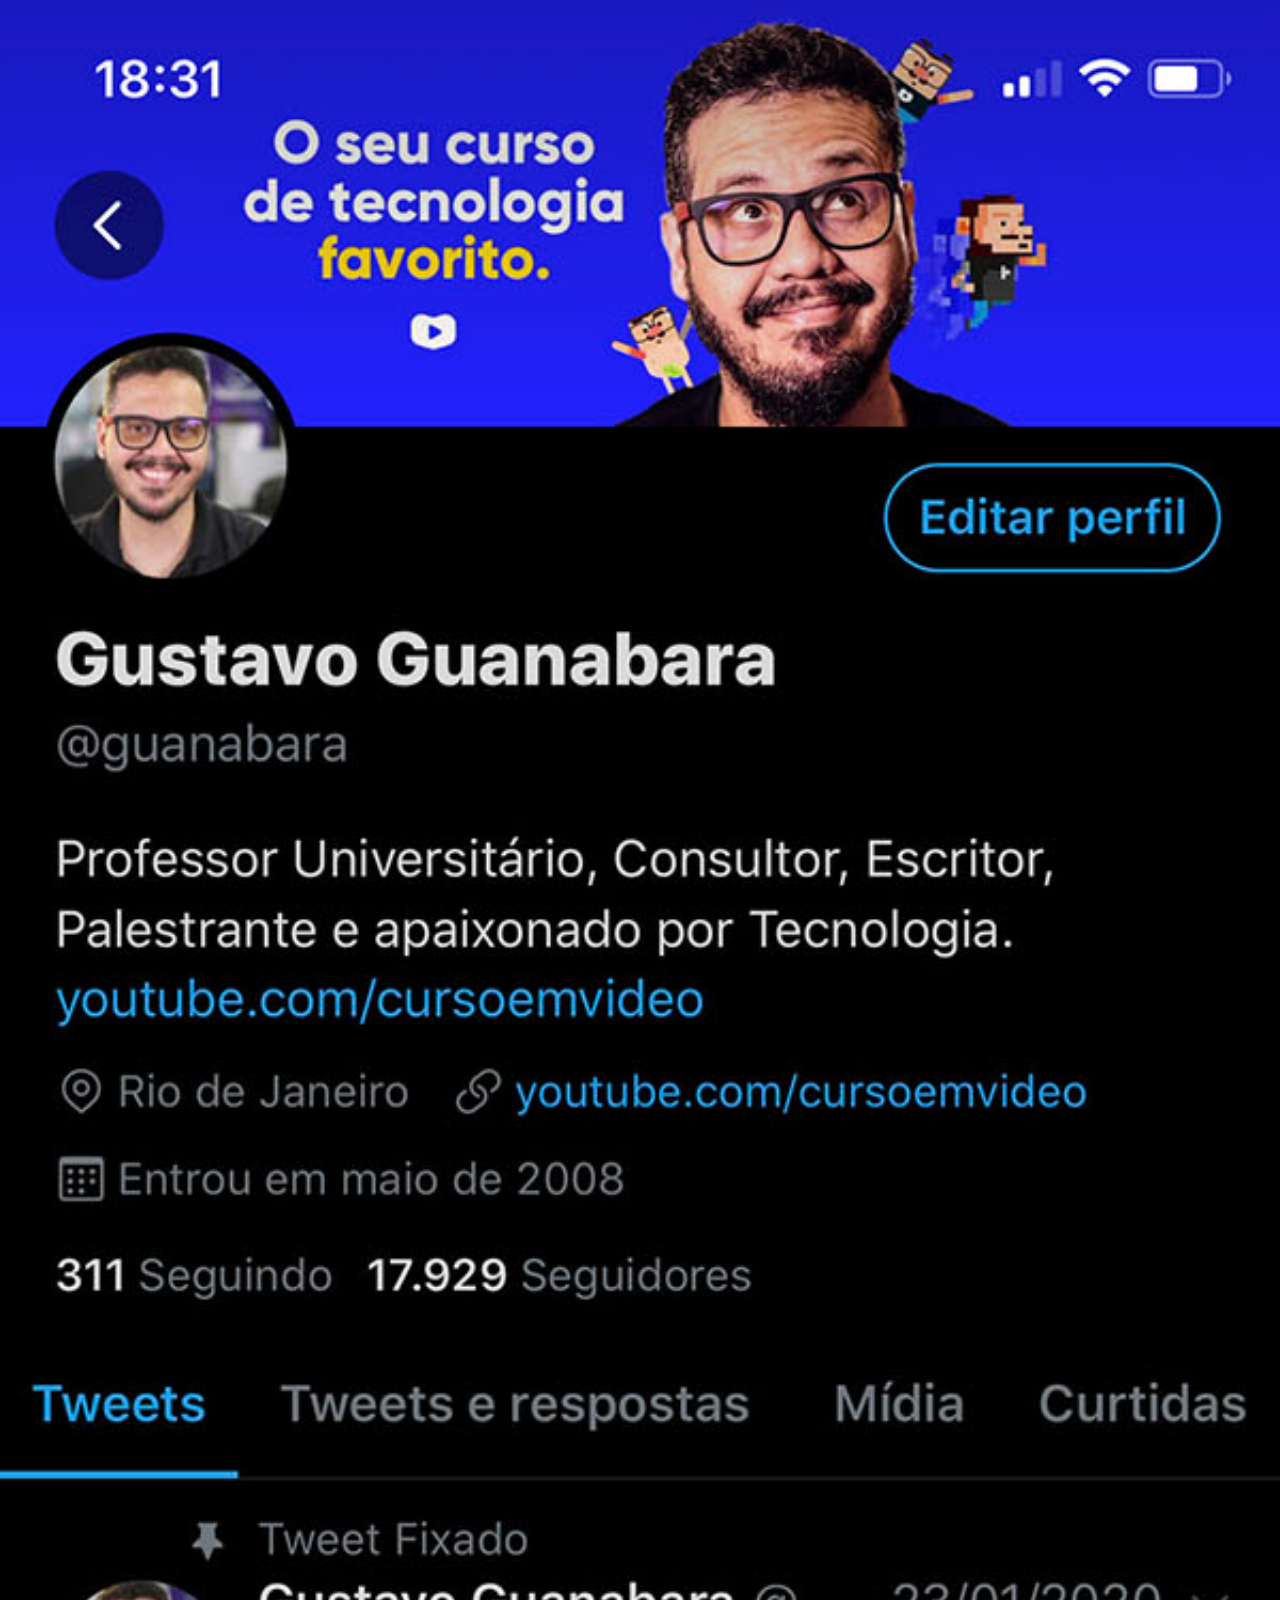
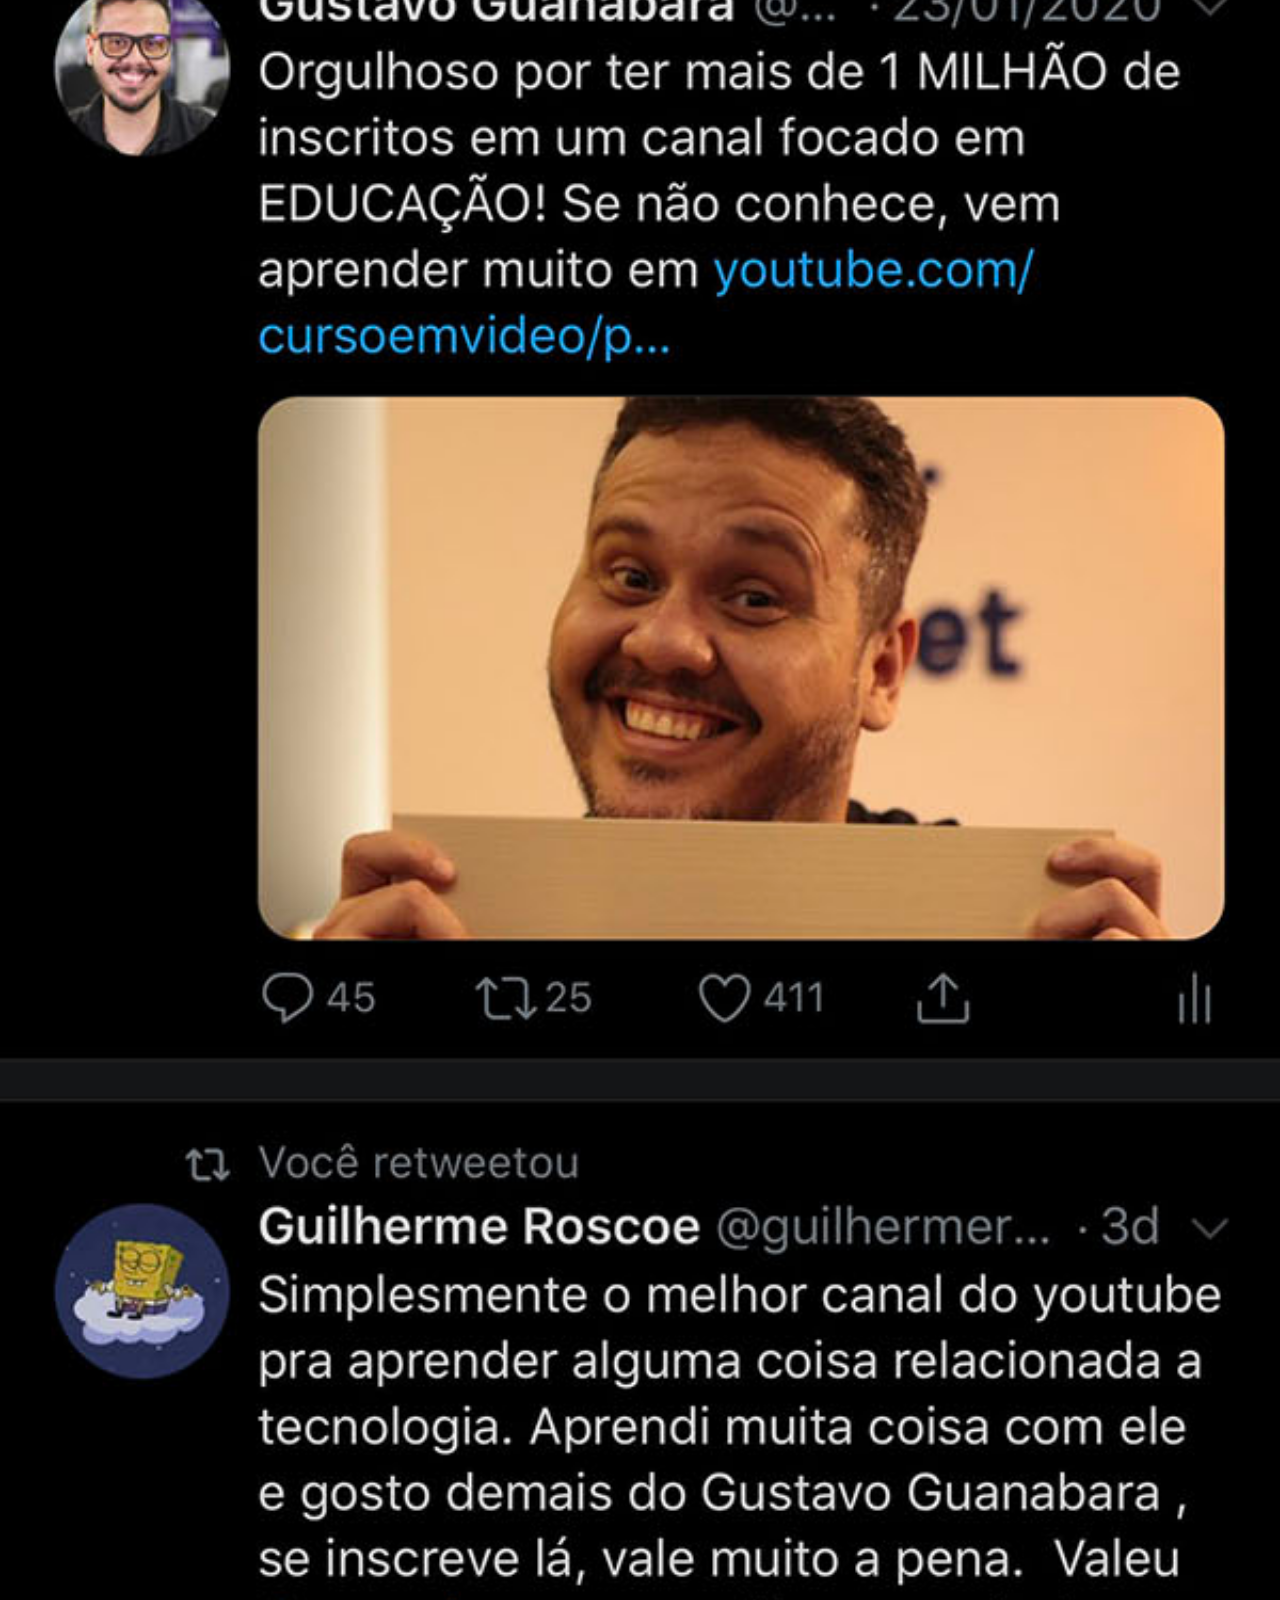
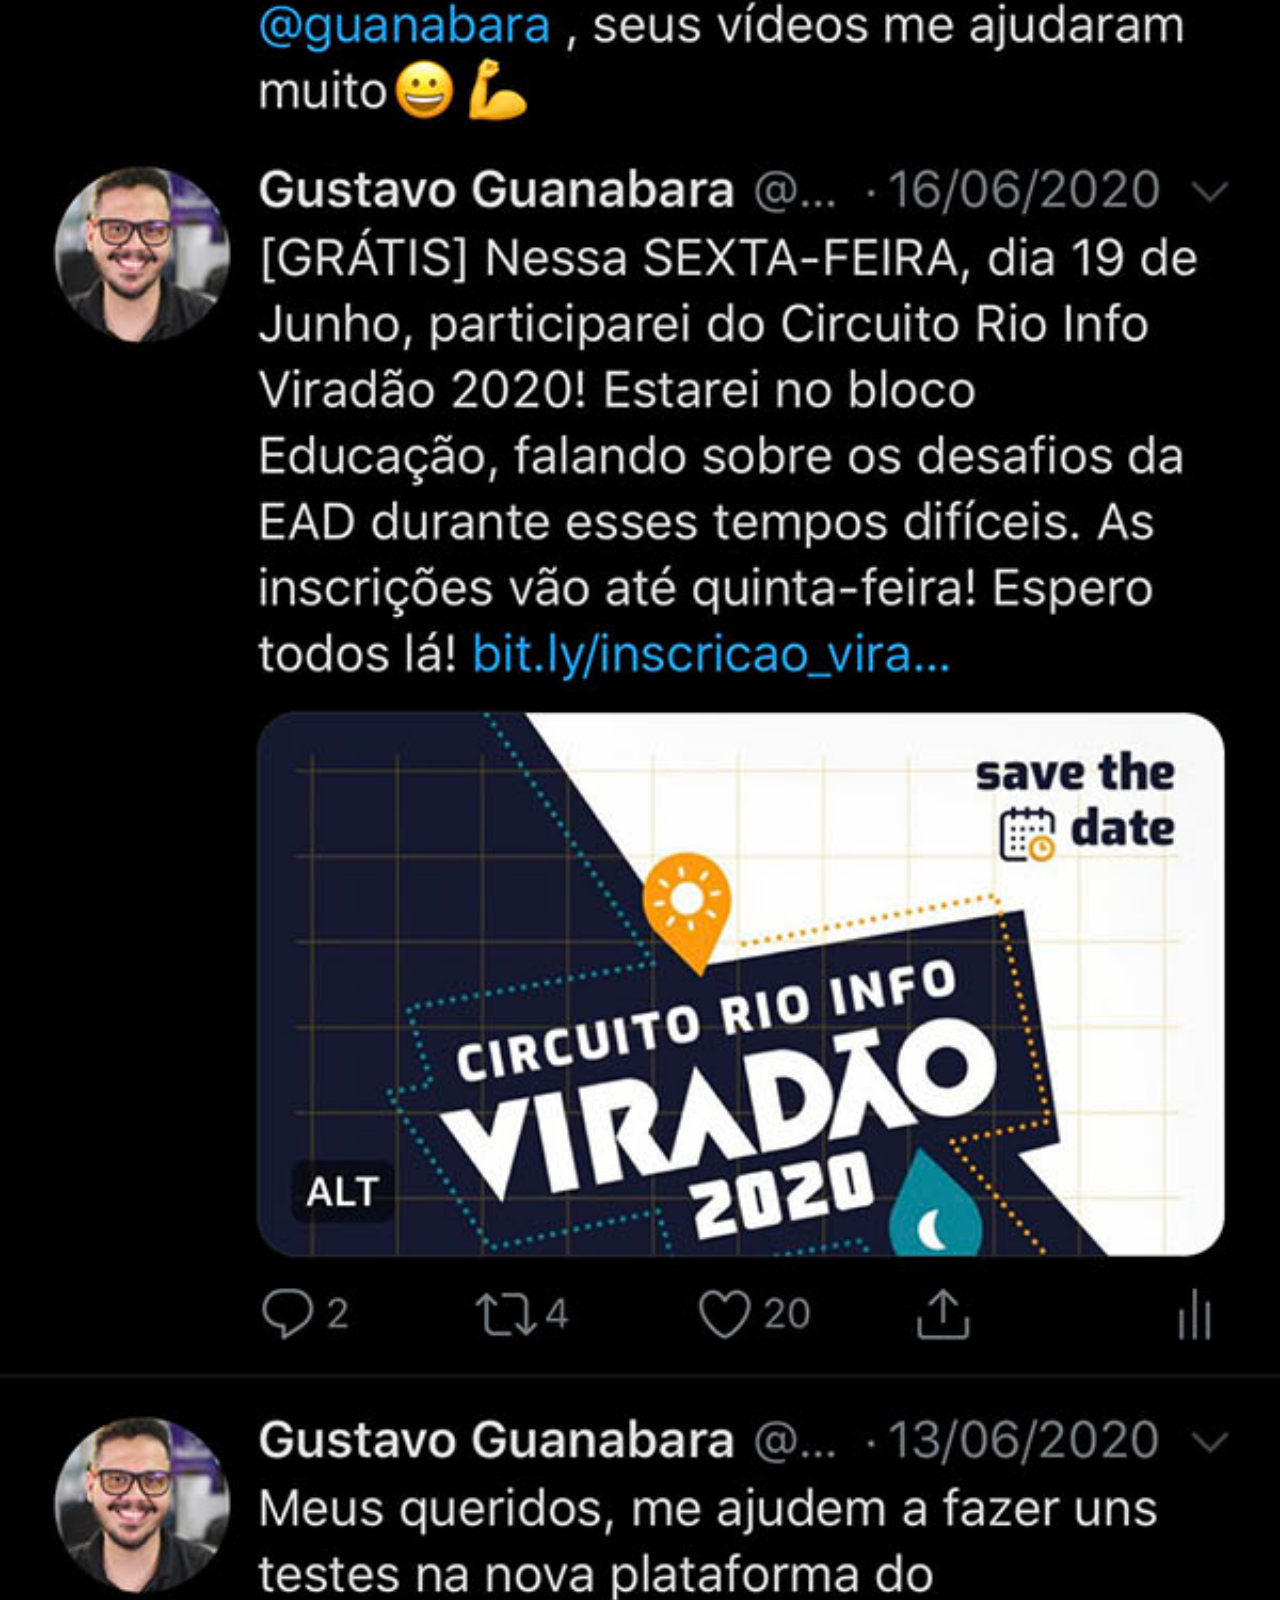
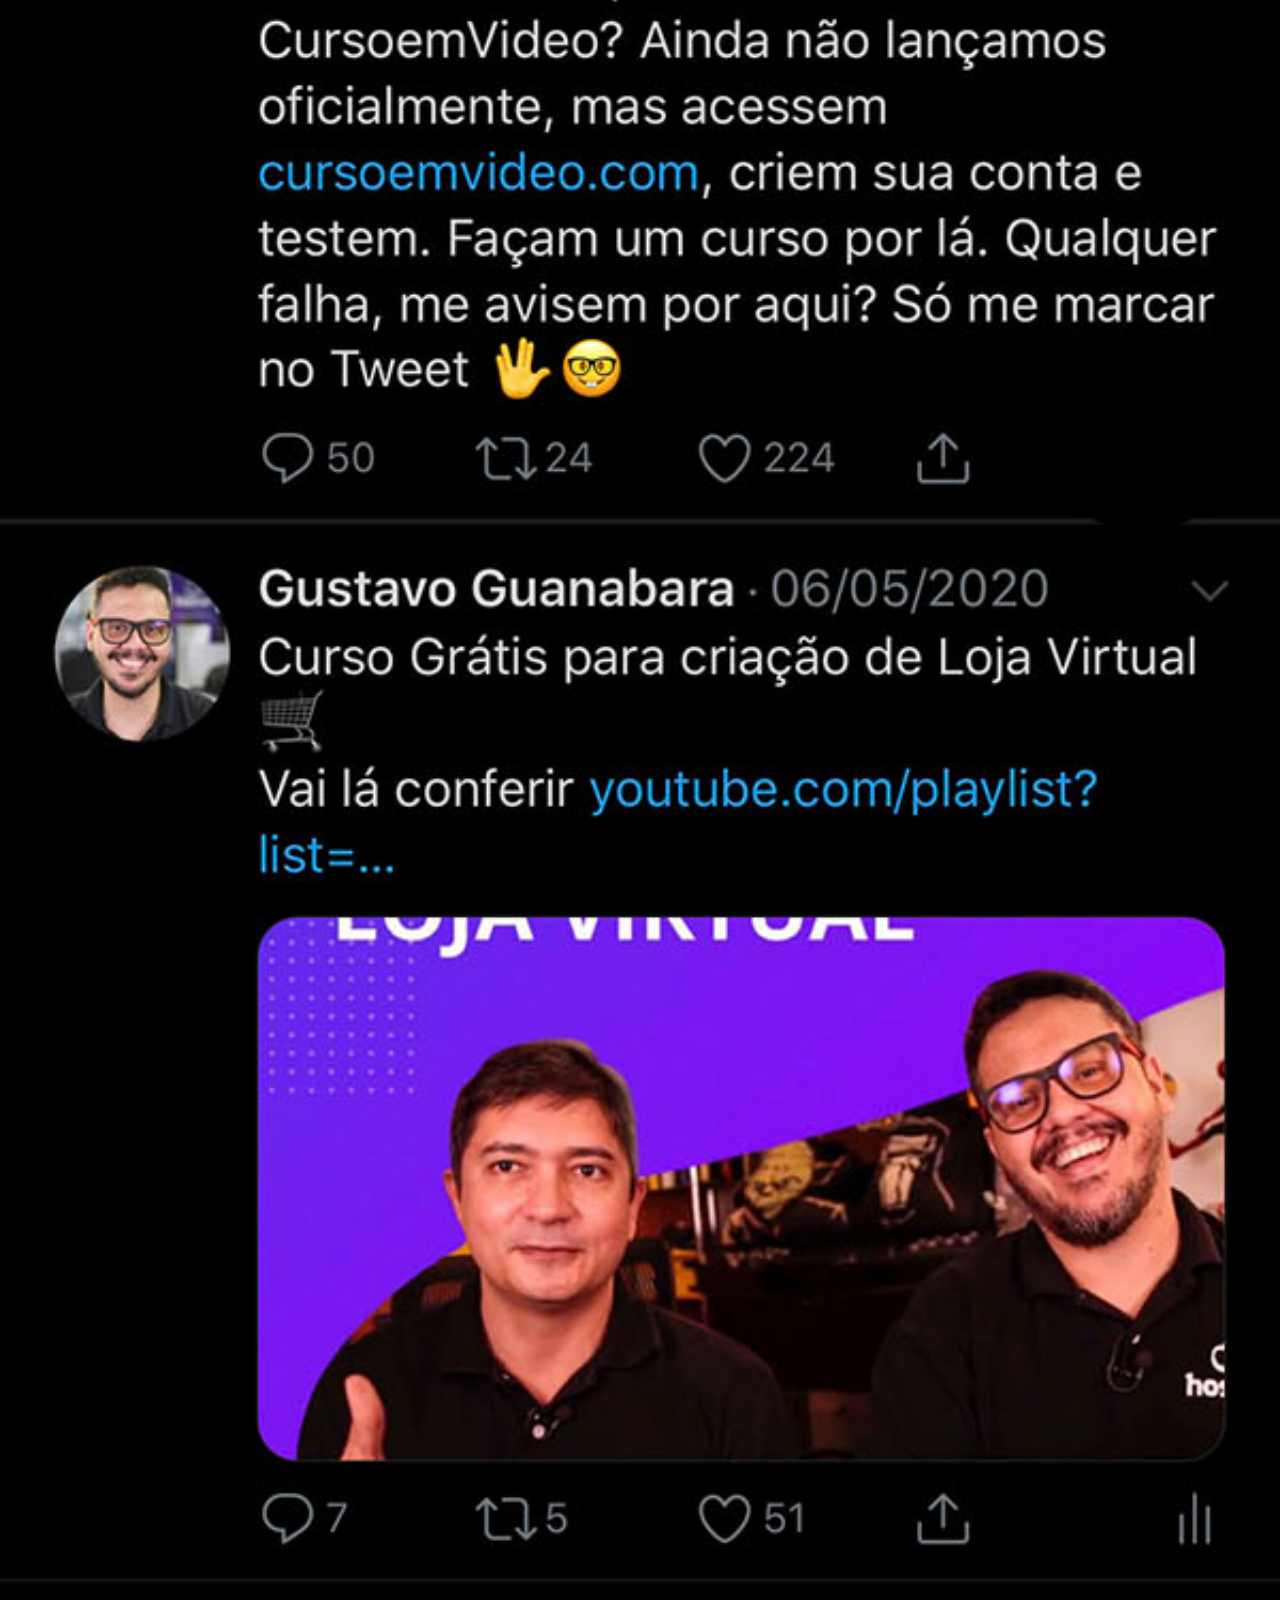
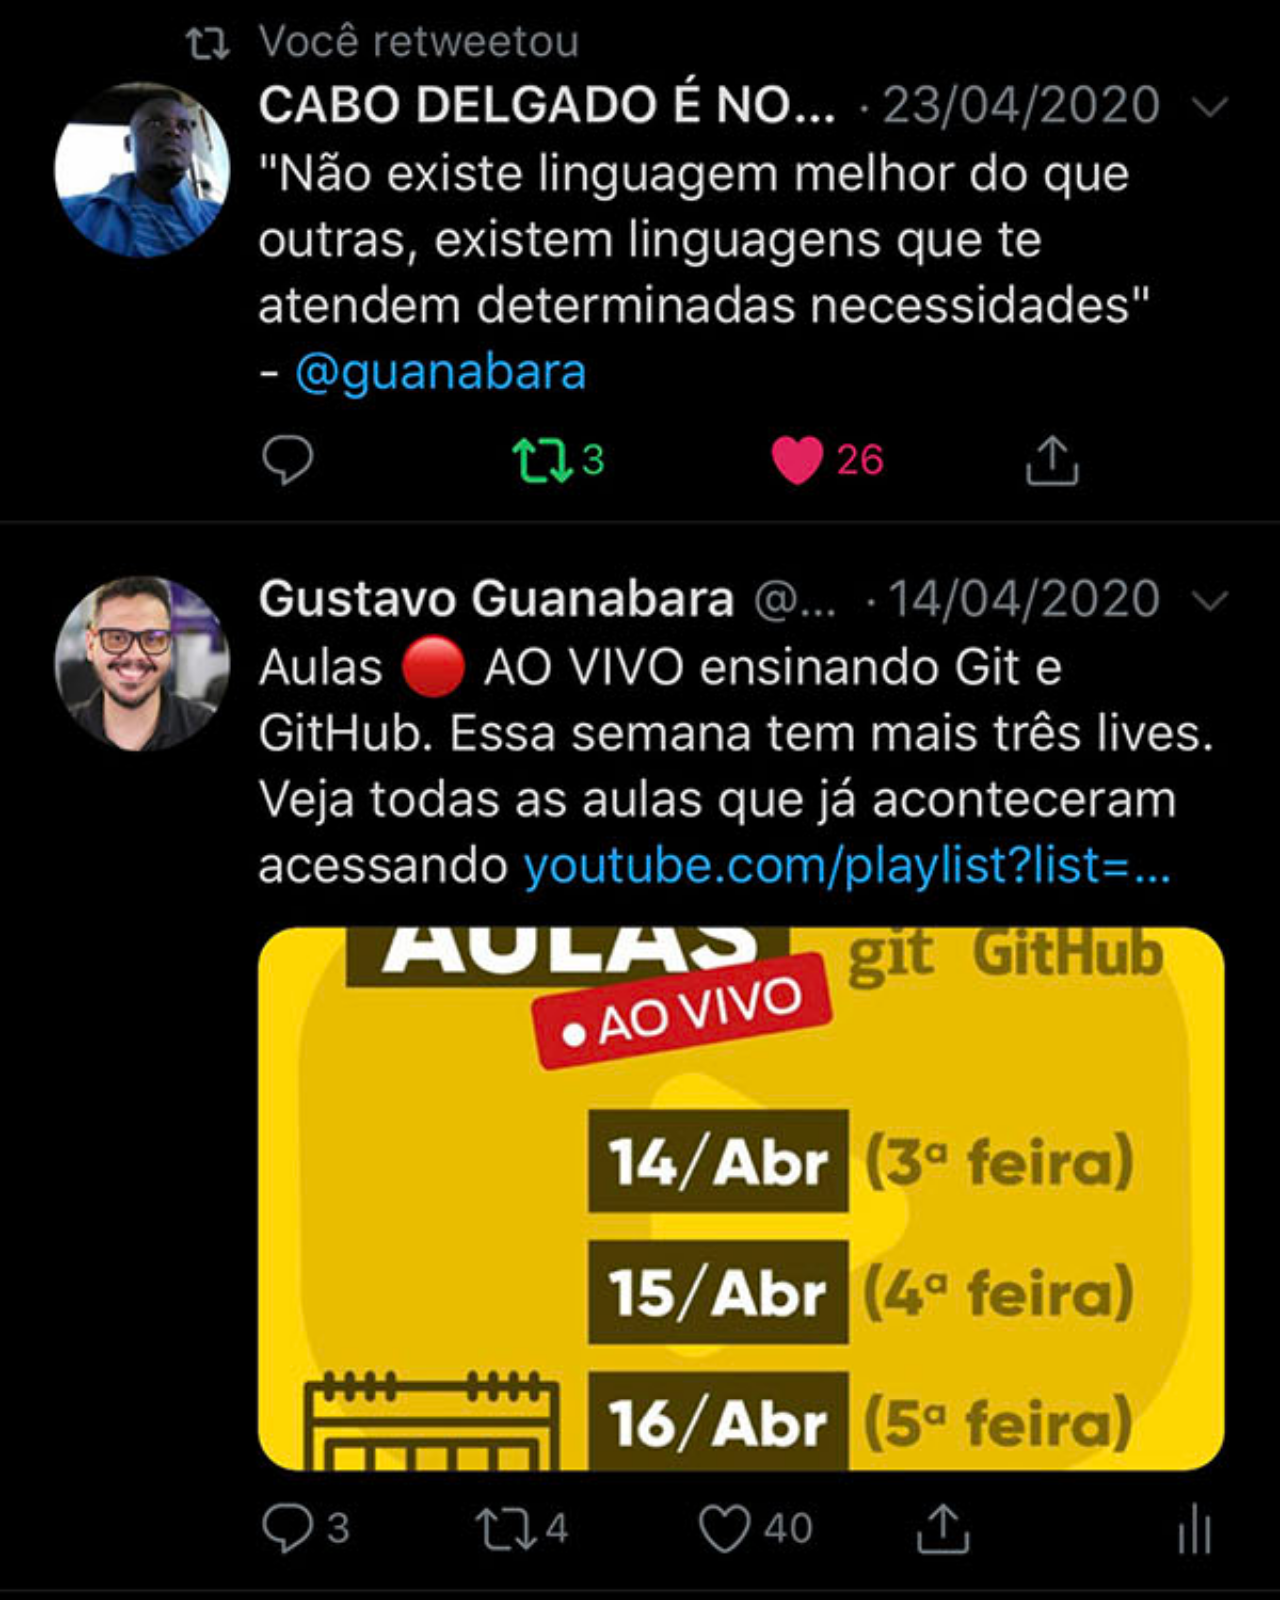
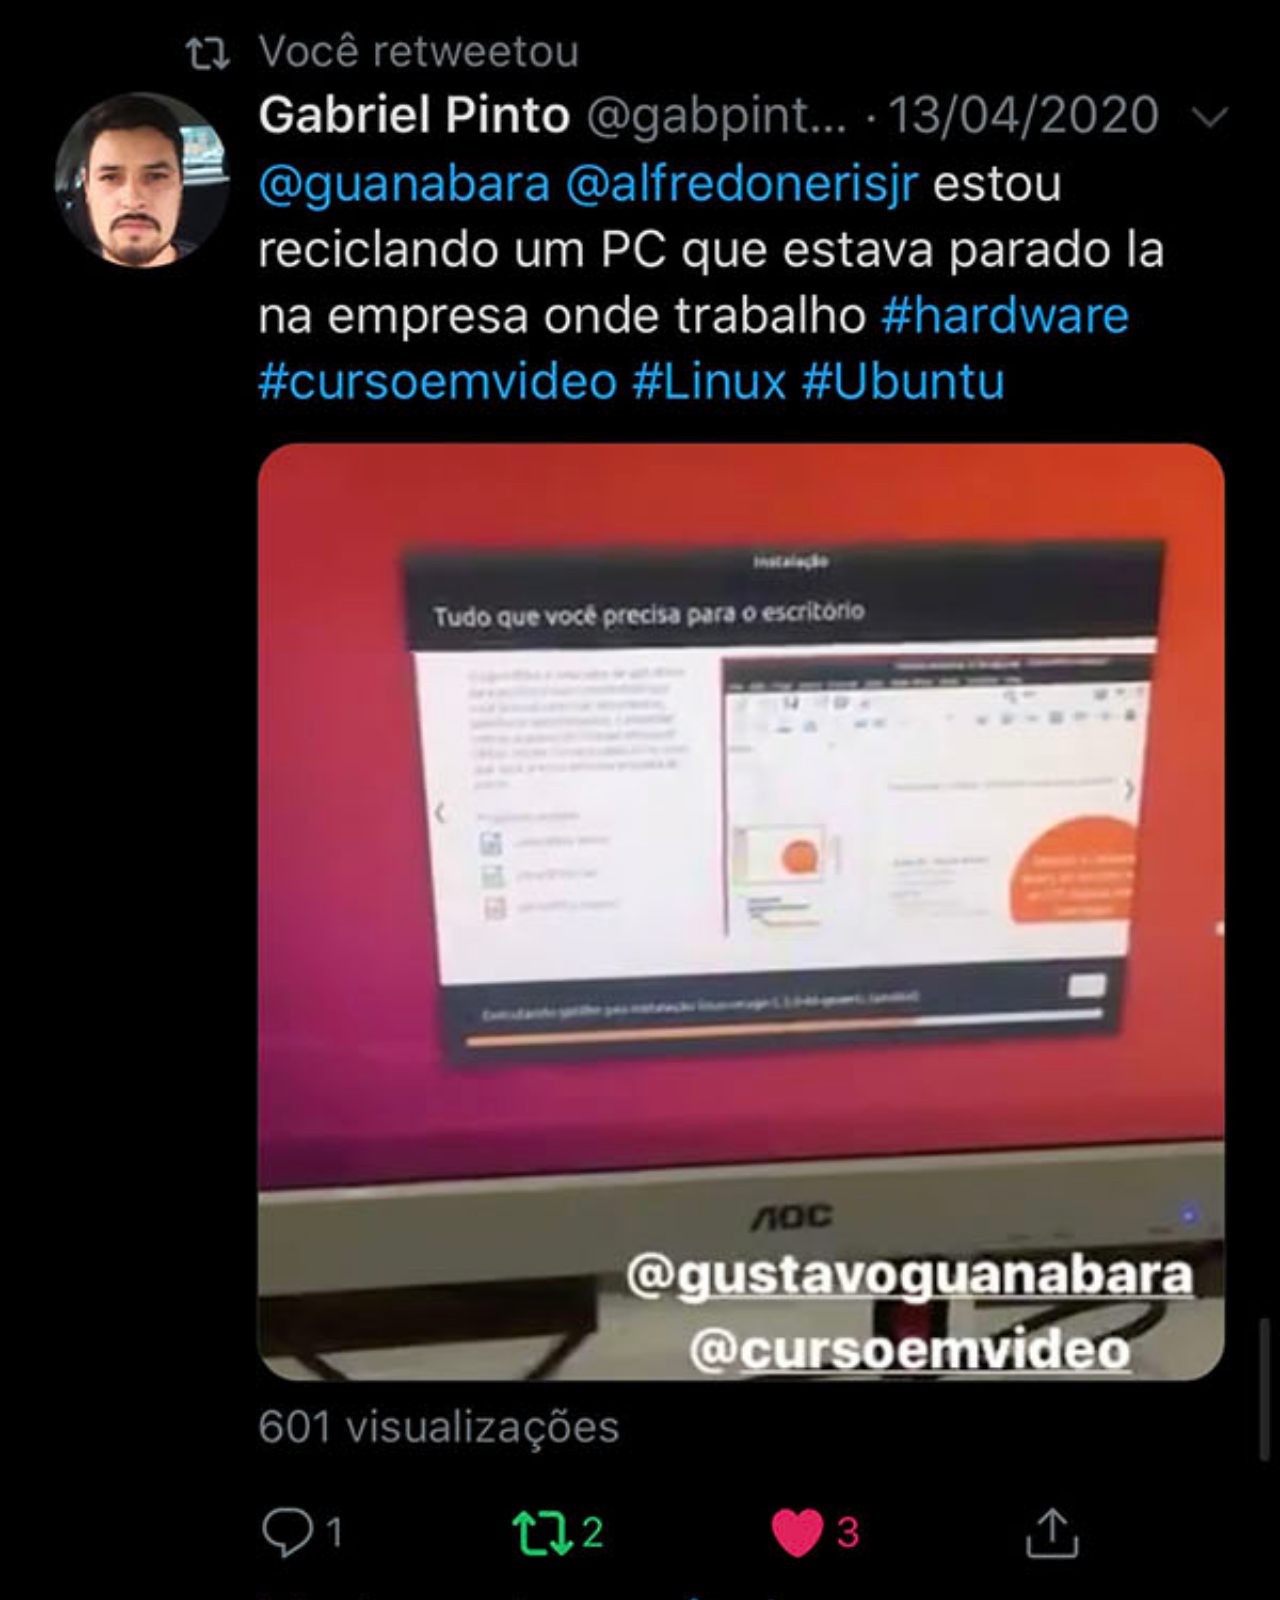
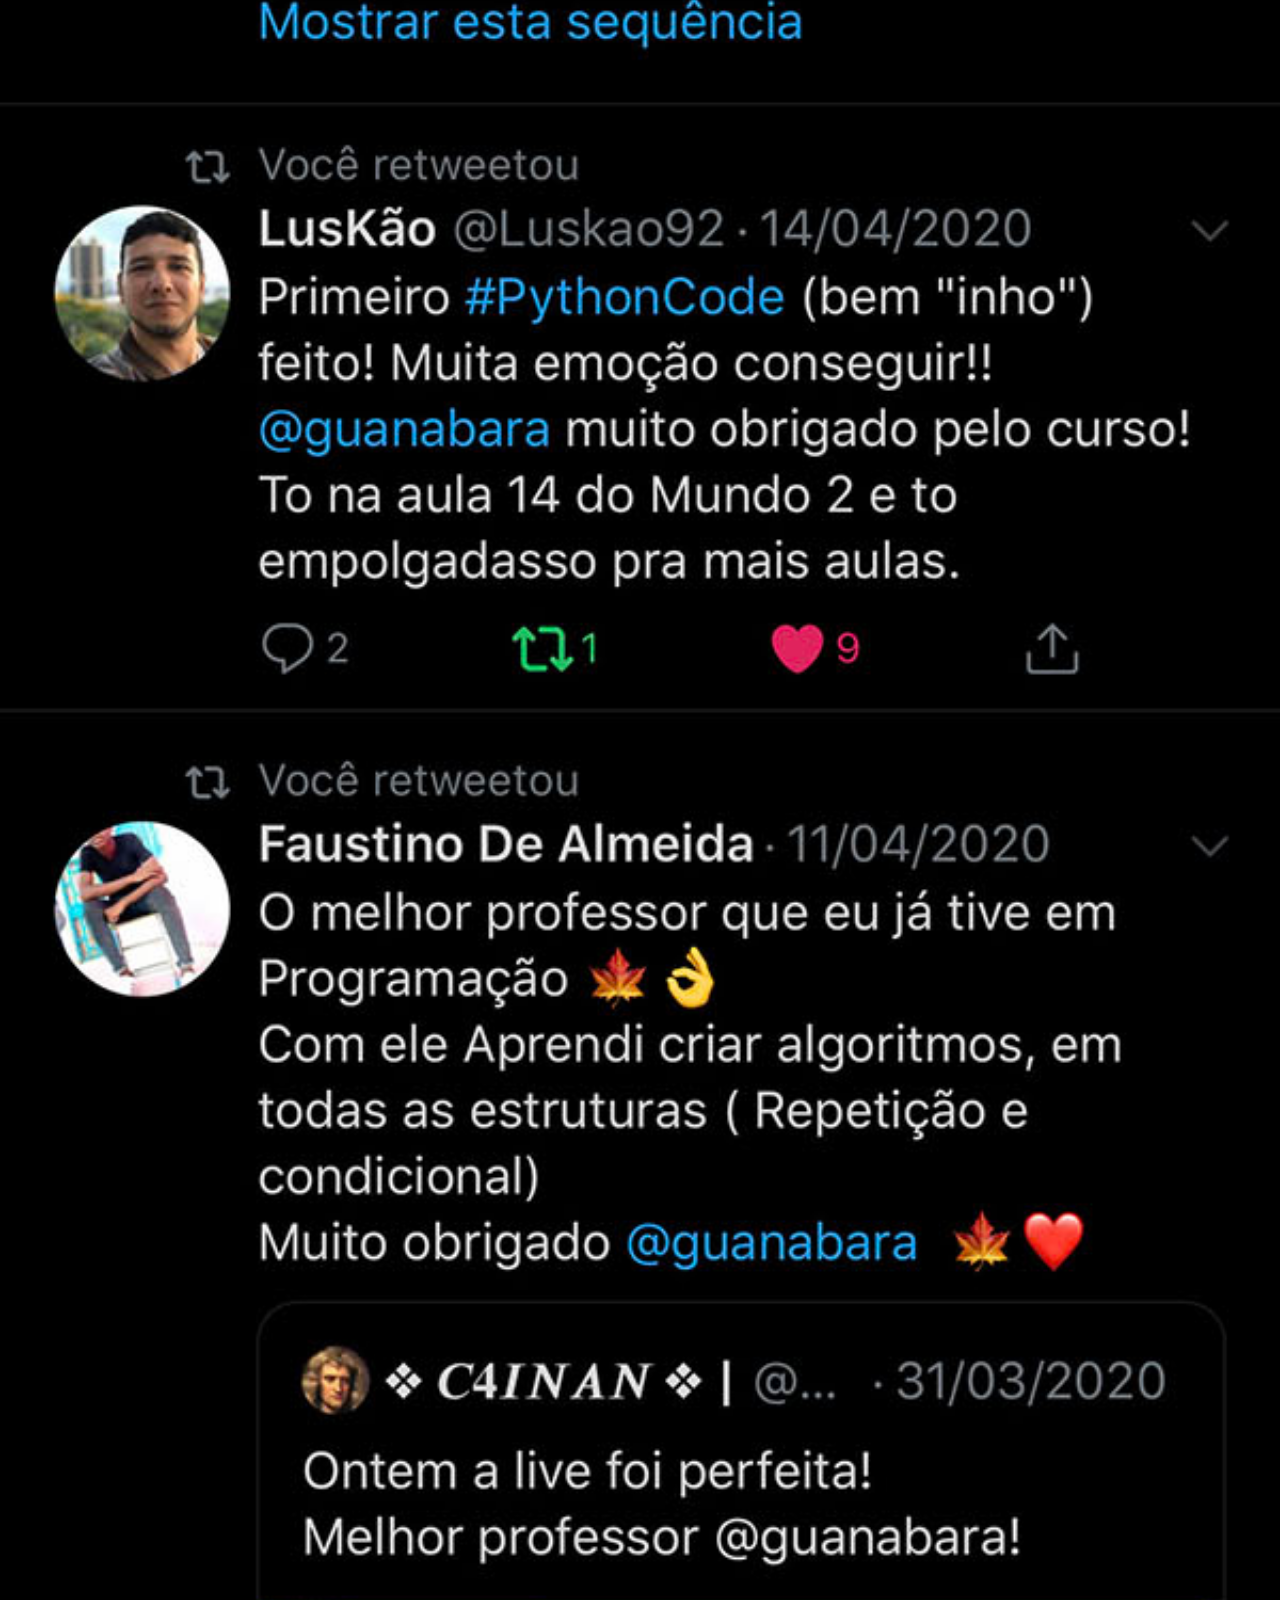
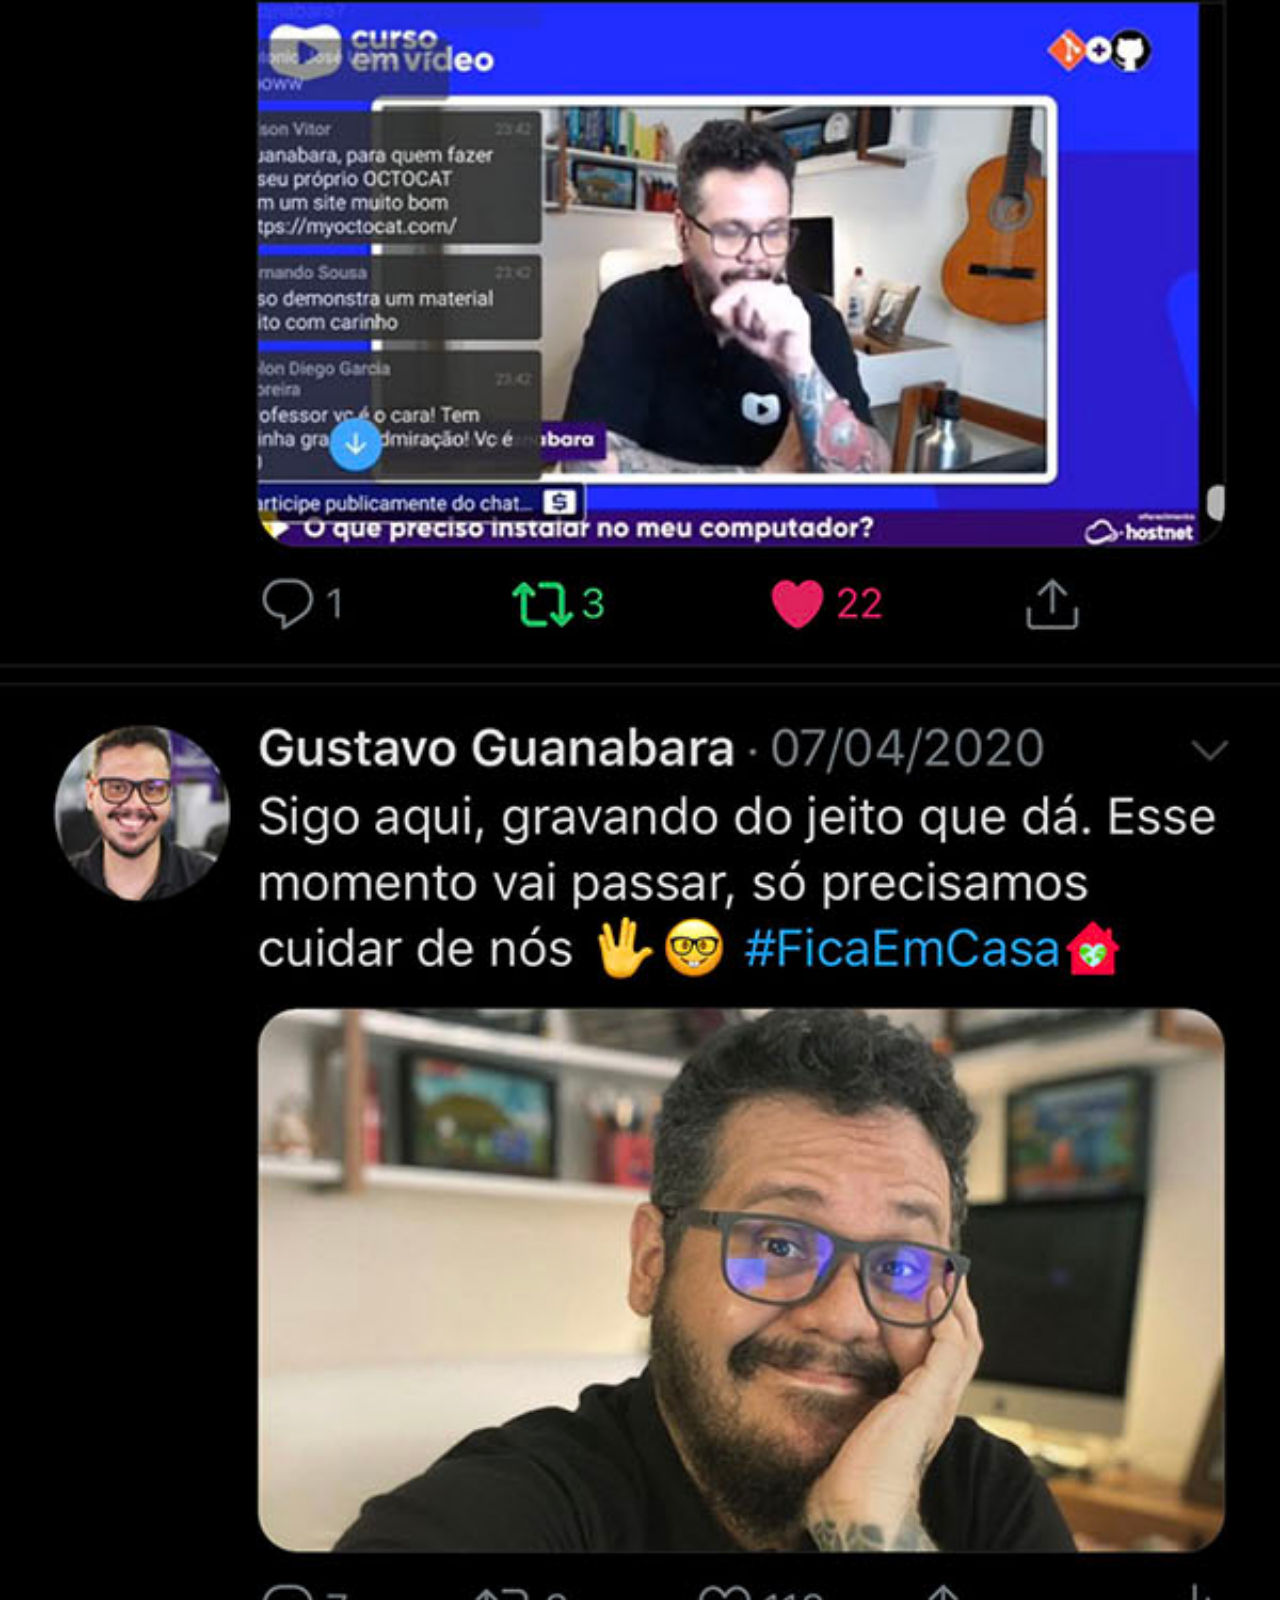
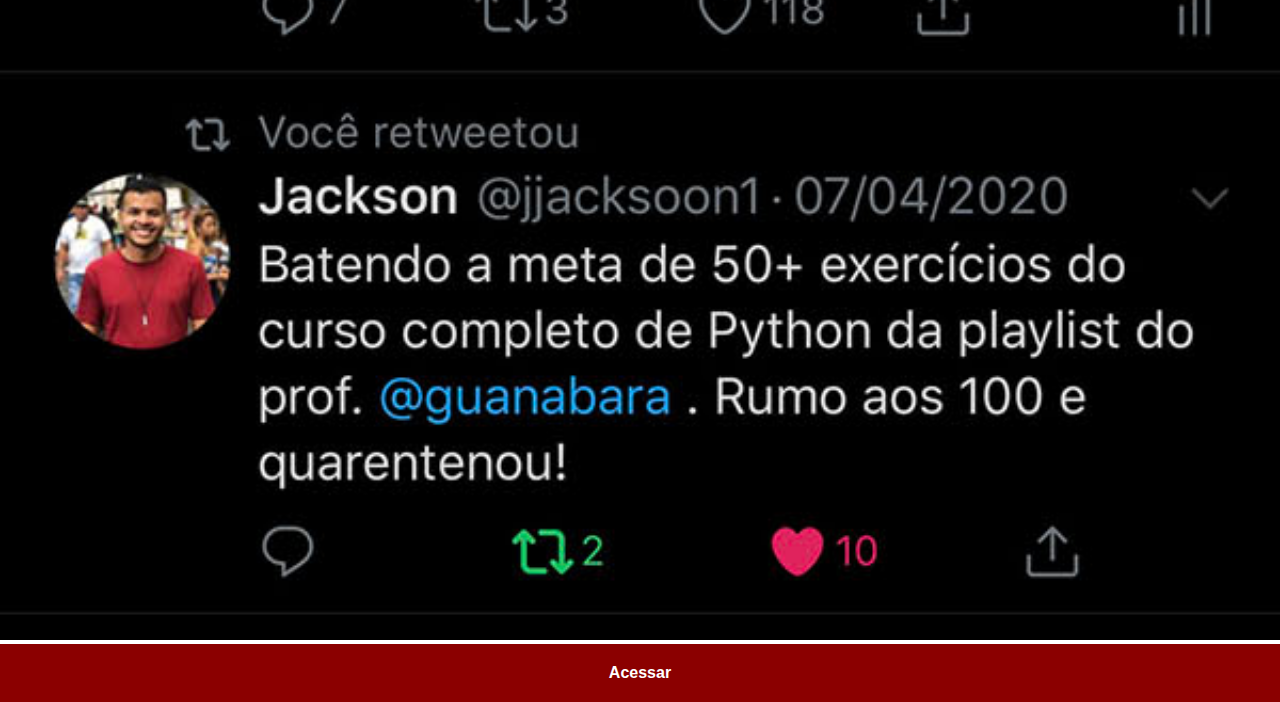
<file: twitter.html>
<!DOCTYPE html>
<html lang="pt-br">
<head>
    <meta charset="UTF-8">
    <meta http-equiv="X-UA-Compatible" content="IE=edge">
    <meta name="viewport" content="width=device-width, initial-scale=1.0">
    <title>Twitter</title>
    <link rel="stylesheet" href="estilos/social.css">
</head>
<body>
    <img src="imagens/tela-twitter.jpg" alt="twitter">
    <a href="#">Acessar</a>
</body>
</html>
</file>
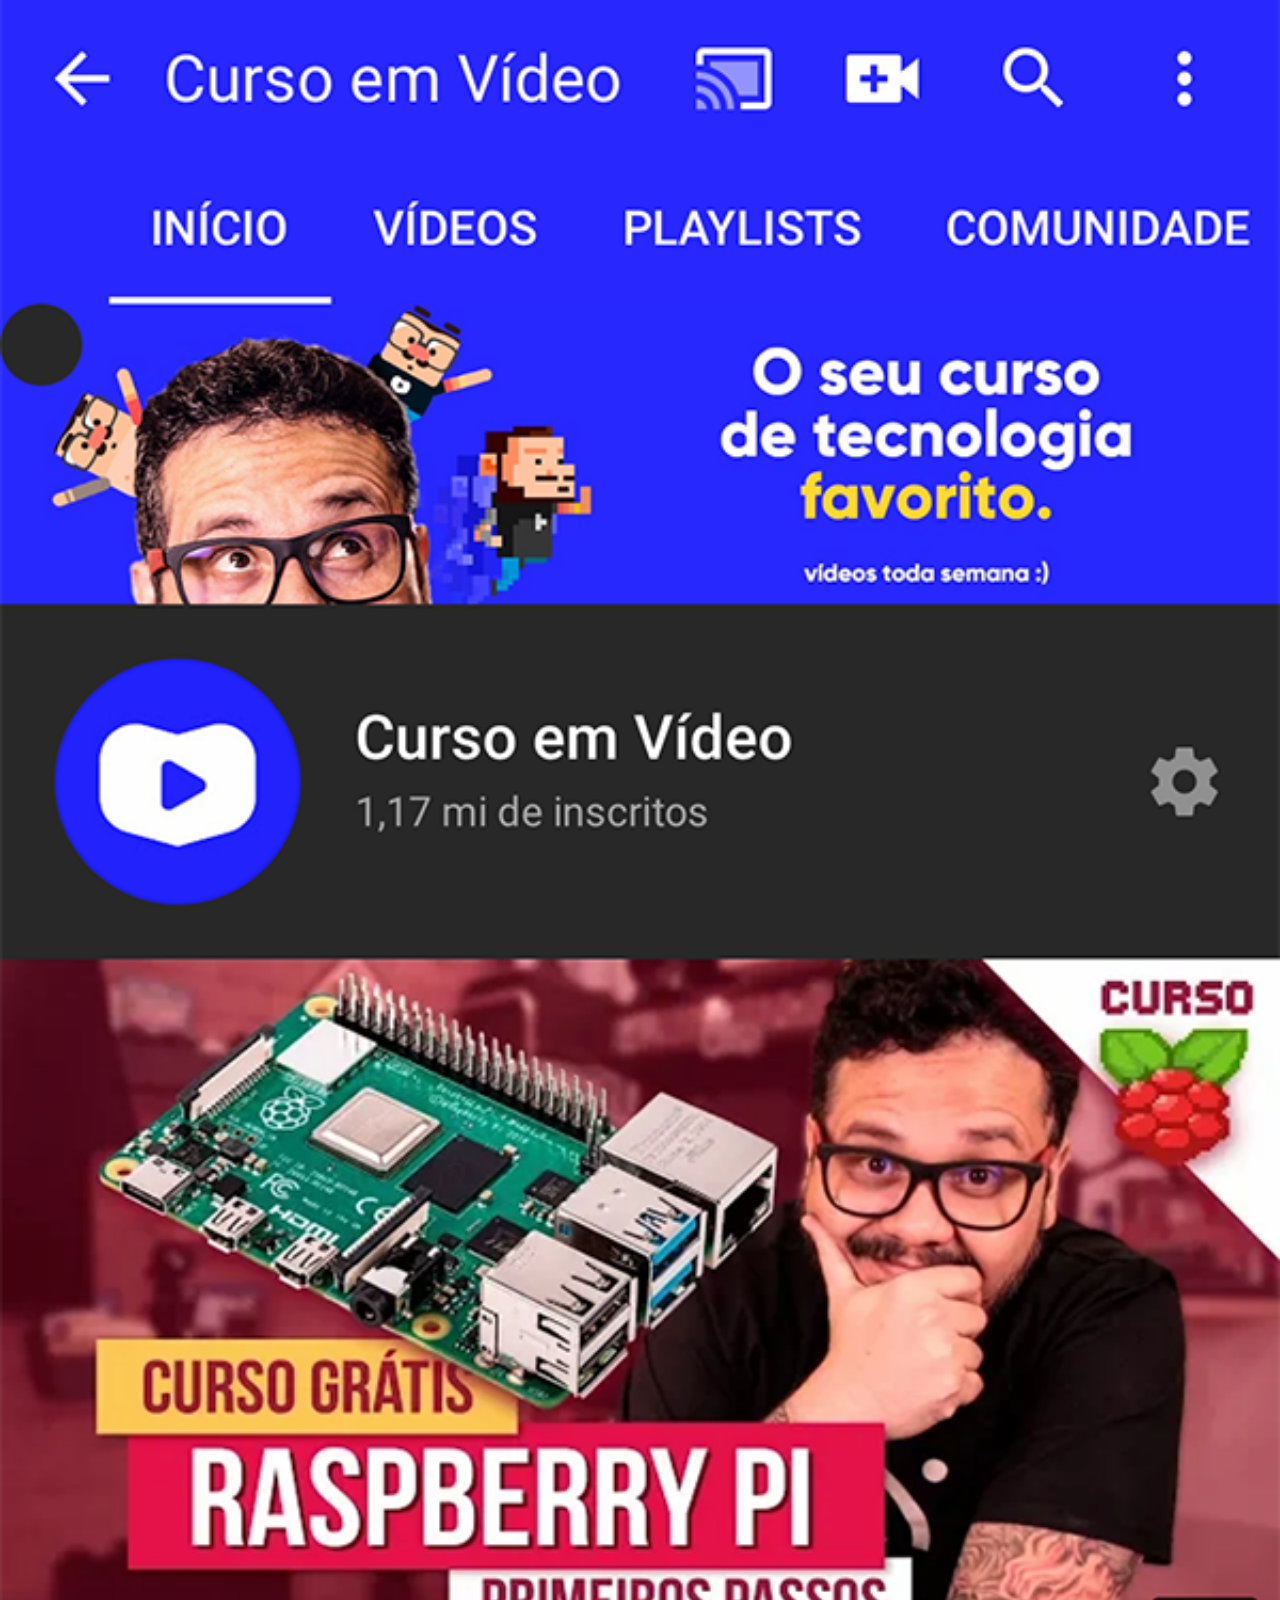
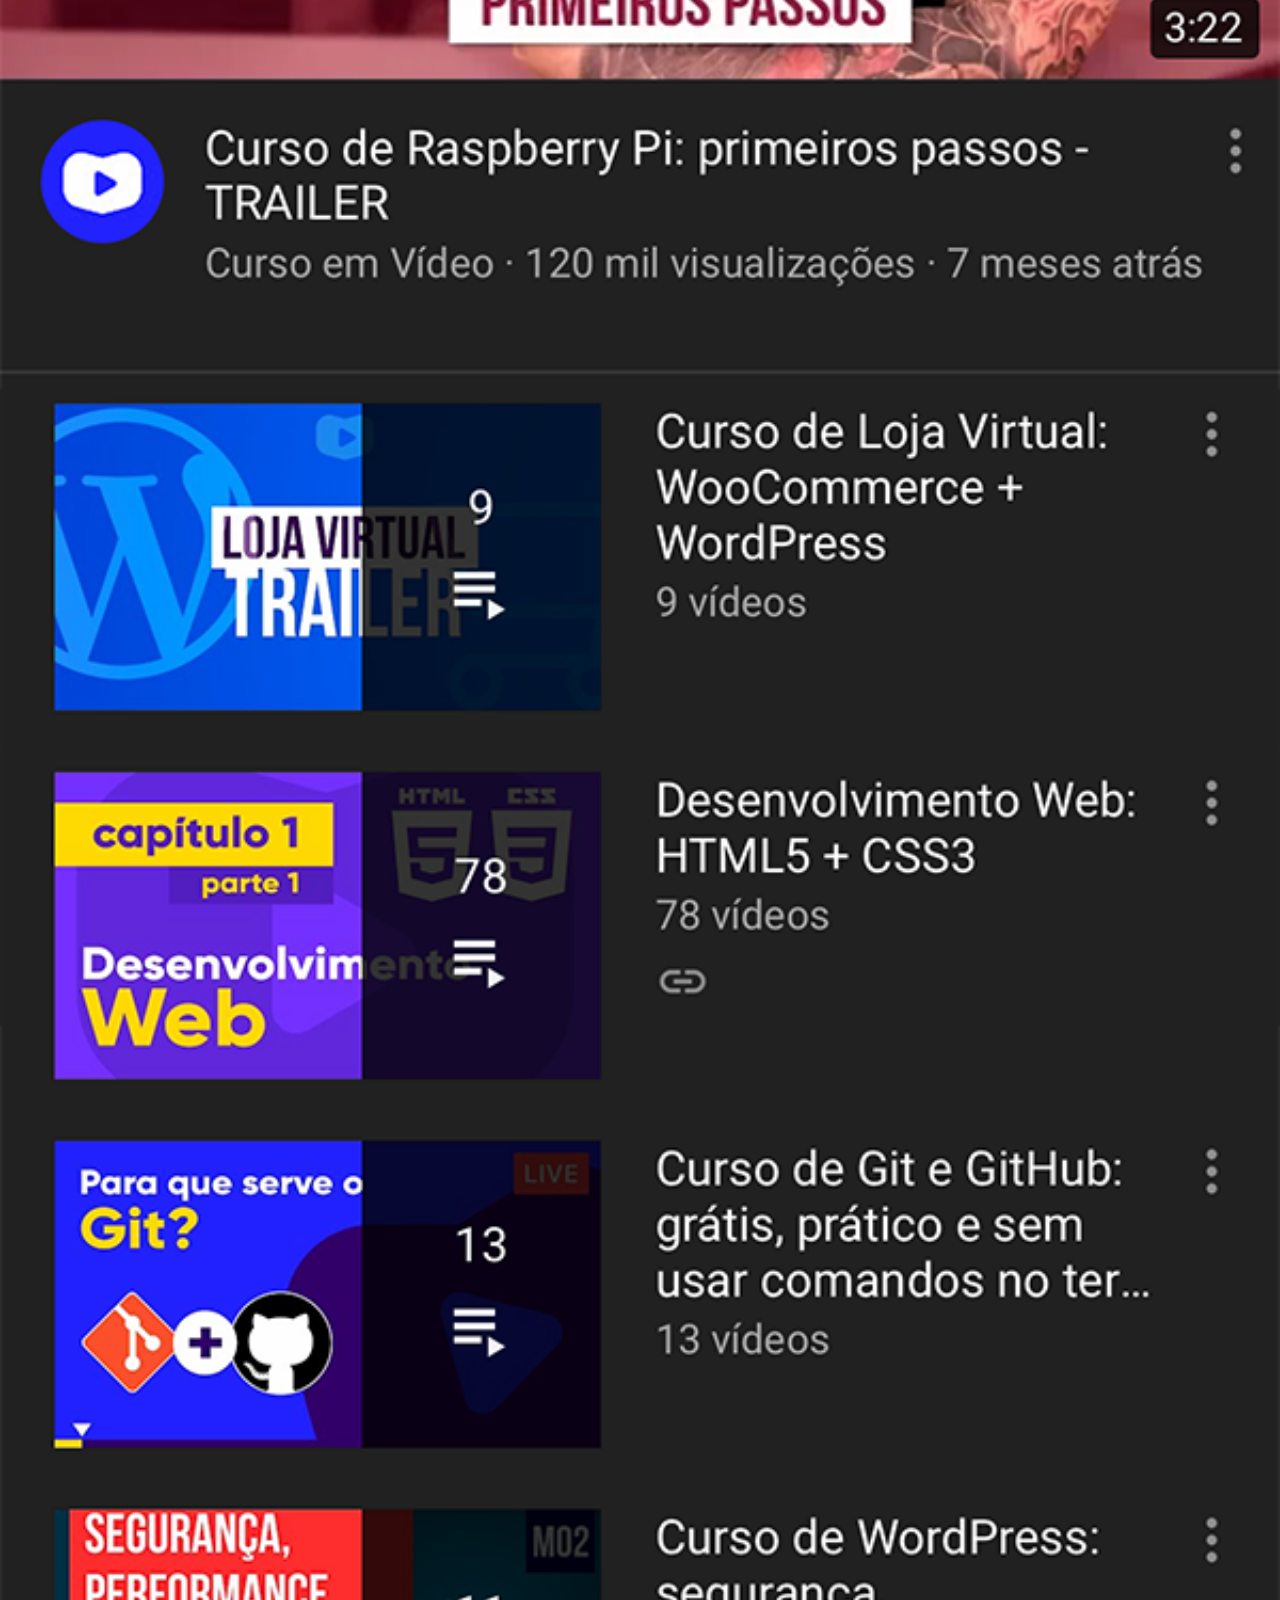
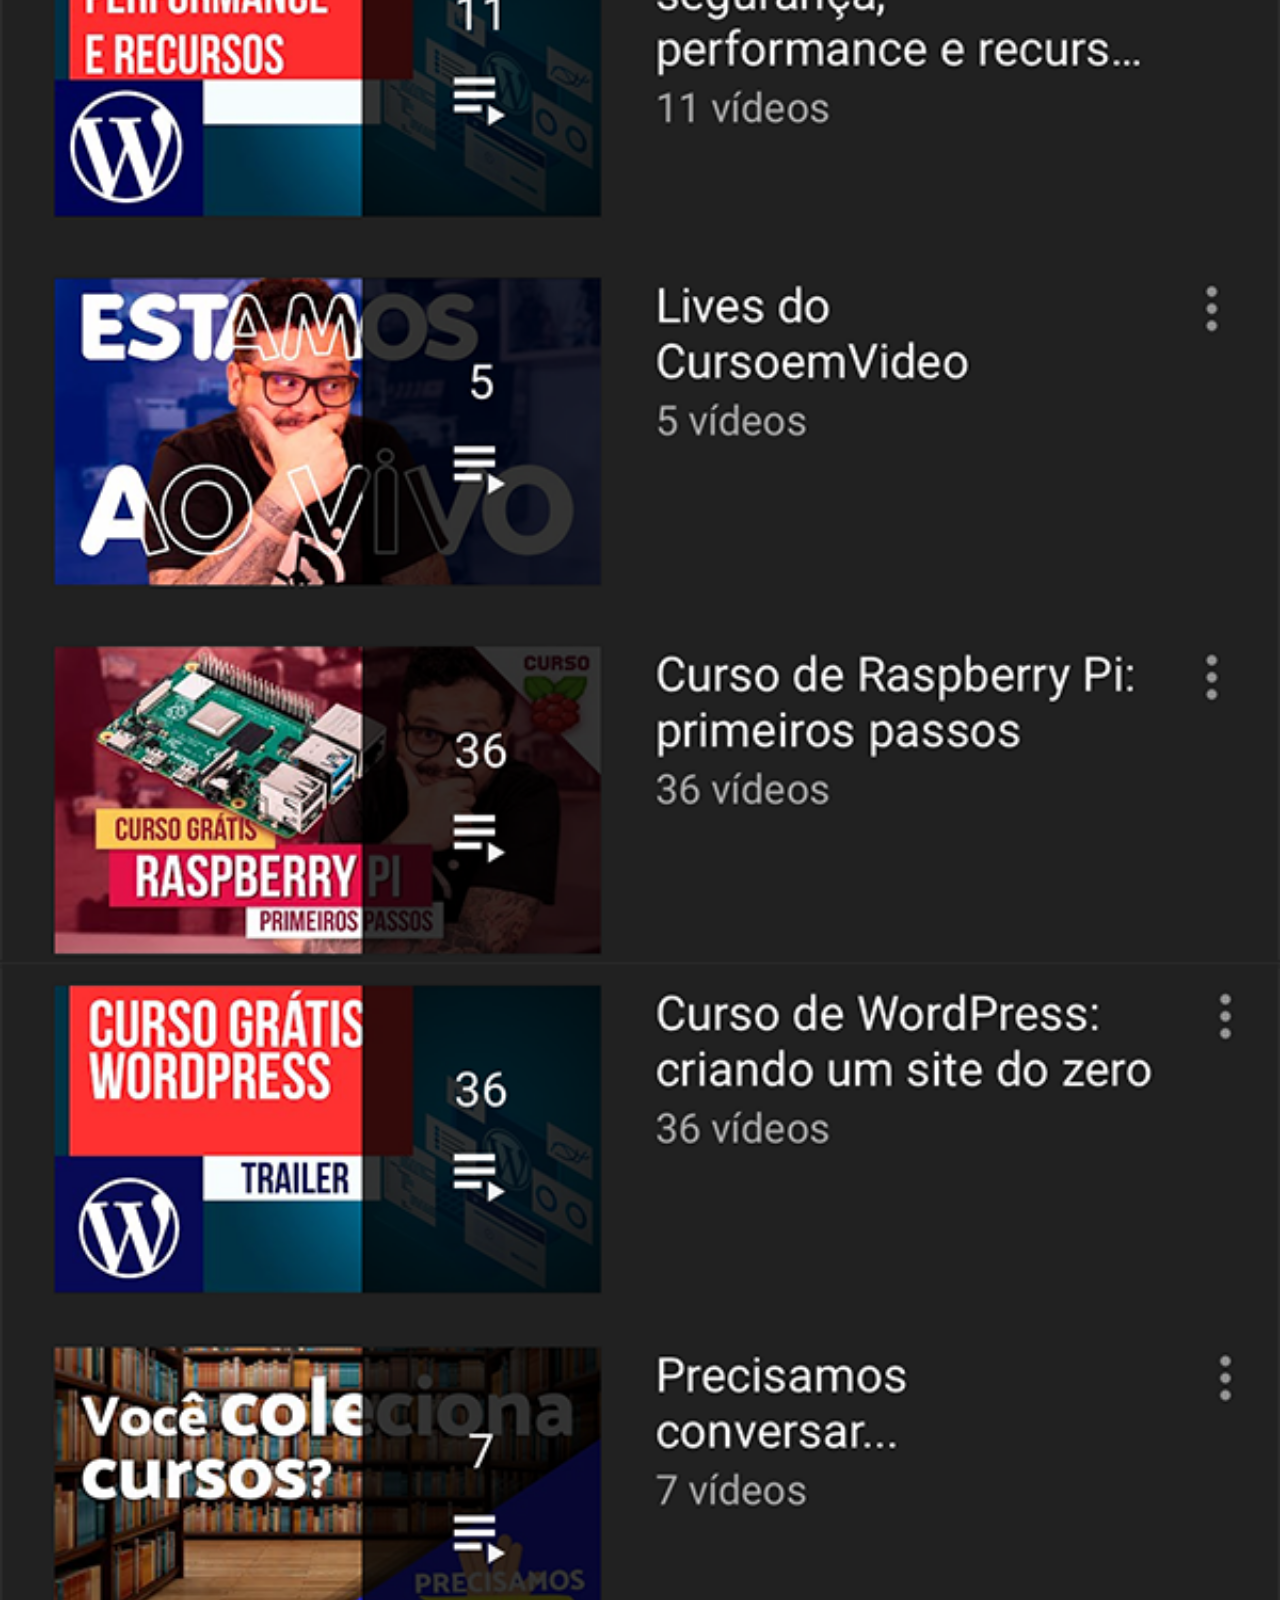
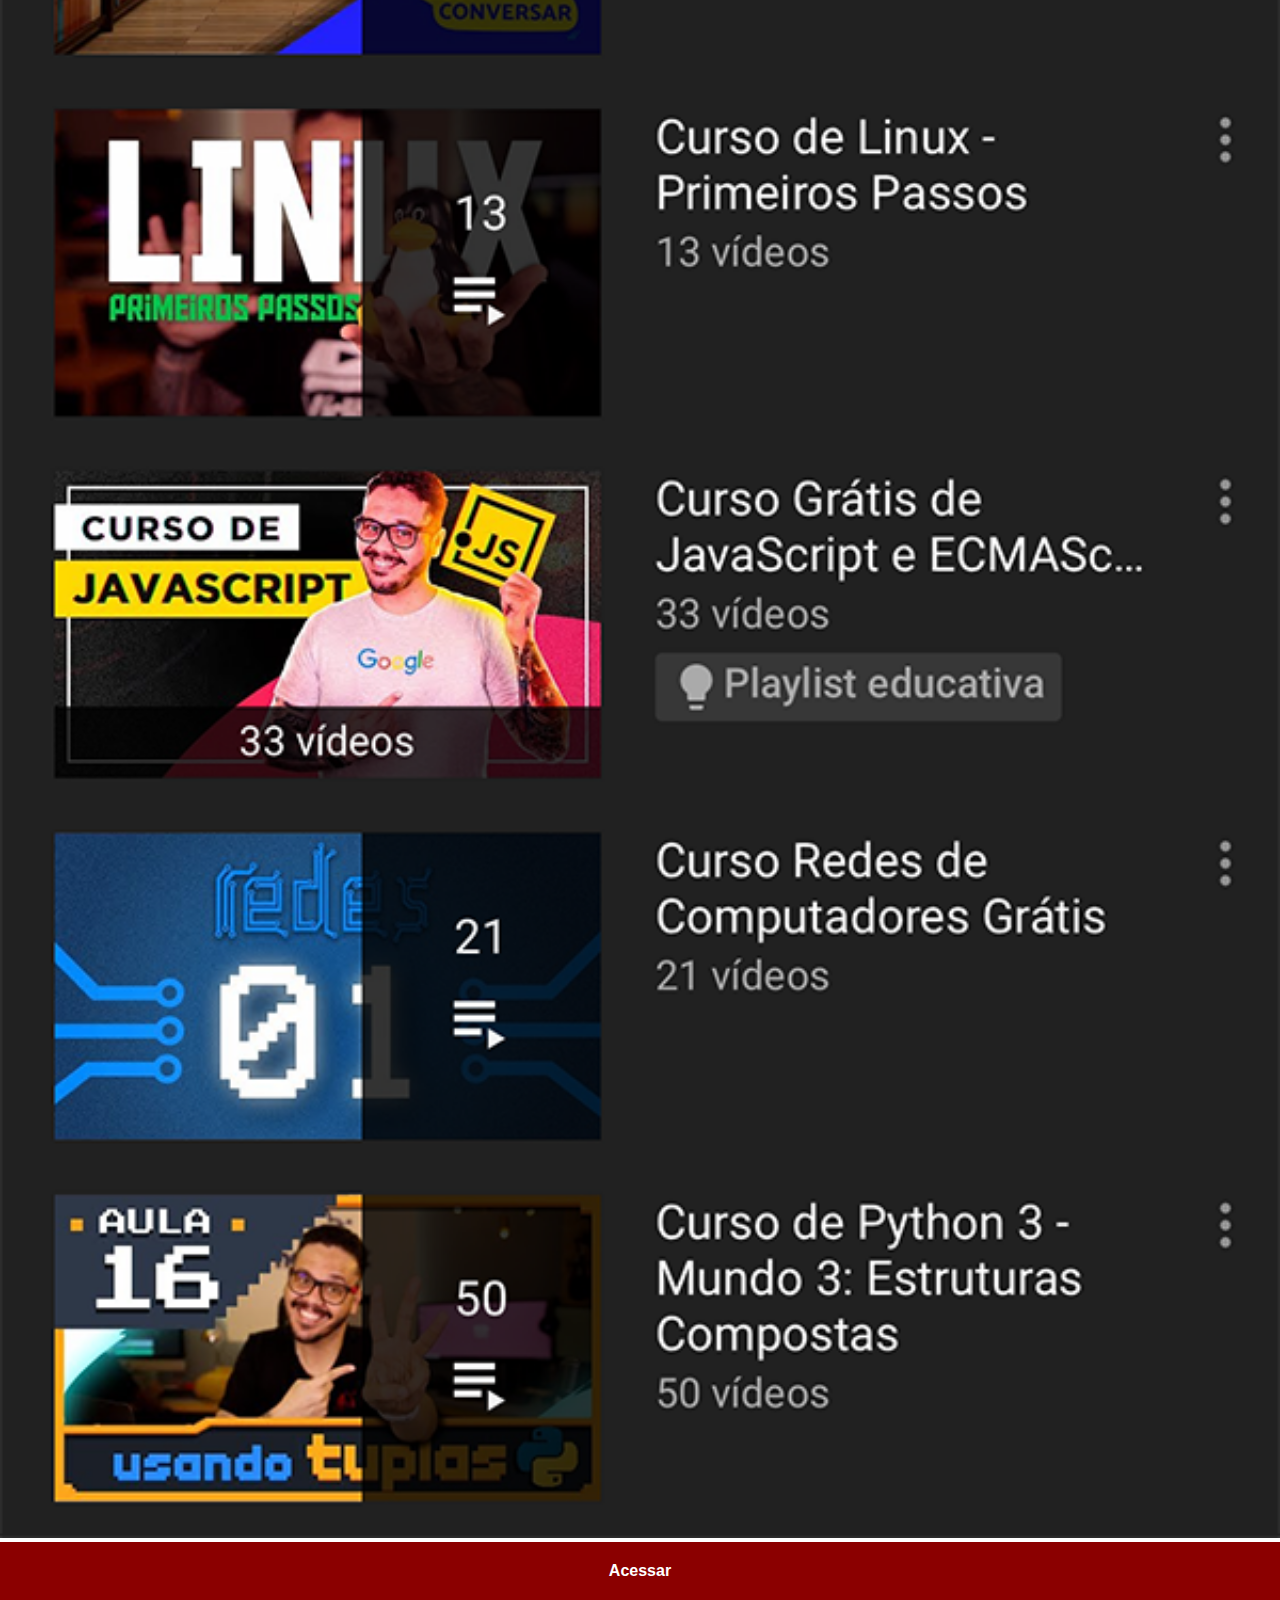
<file: youtube.html>
<!DOCTYPE html>
<html lang="pt-br">
<head>
    <meta charset="UTF-8">
    <meta http-equiv="X-UA-Compatible" content="IE=edge">
    <meta name="viewport" content="width=device-width, initial-scale=1.0">
    <title>Youtube</title>
    <link rel="stylesheet" href="estilos/social.css">
</head>
<body>
    <img src="imagens/tela-youtube.png" alt="youtube">
    <a href="https://www.youtube.com/@CursoemVideo" target="_blank">Acessar</a>
</body>
</html>
</file>
<file: estilos/style.css>
@charset "UTF-8";

* {
    margin: 0px;
    padding: 0px;
    font-family: Arial, Helvetica, sans-serif;
}

html, body {
    height: 100vh;
    background-color: black;
}

body {
    background-image: url('../espaco.jpg');
    background-position: top center;
    background-size: cover;
    background-attachment: fixed;
}

main {
    position: relative;
    
    height: 100vh;
    width: 100vw;
}

section#telefone {
    position: absolute;
    height: 627px;
    width: 303px;
    top: 50%;
    left: 50%;
    transform: translate(-50%, -50%);

    border-radius: 55px;
    background-image: url('../imagens/frame-iphone.png');
}

iframe#tela {
    display: block;
    position: relative;
    top: 79px;
    left: 20px;

    height: 473px;
    width: 270px;
}

section#redes-sociais {
    text-align: right;
}

section#redes-sociais img {
    height: 50px;
    margin: 10px;
    border-radius: 50%;
    box-sizing: border-box;
    box-shadow: 2px 2px 5px black;
}

section#redes-sociais img:hover {
    border: 2px solid rgba(255, 255, 255, 0.74);
    transform: translate(-3px, -3px);
    box-shadow: 5px 5px 10px black;
    transition: transform 0.2s, border .1s;
}
</file>
<file: estilos/social.css>
@charset "UTF-8";

* {
    margin: 0px;
    padding: 0px;
}

::-webkit-scrollbar {
    width: 0px;
    height: 0px;
}

img {
    width: 100vw;
}

a {
    display: block;
    background-color: darkred;
    color: white;
    font-family: Arial, Helvetica, sans-serif;
    padding: 20px;
    font-weight: bolder;
    text-align: center;
    text-decoration: none;
}

a:hover {
    background-color: red;
}
</file>
